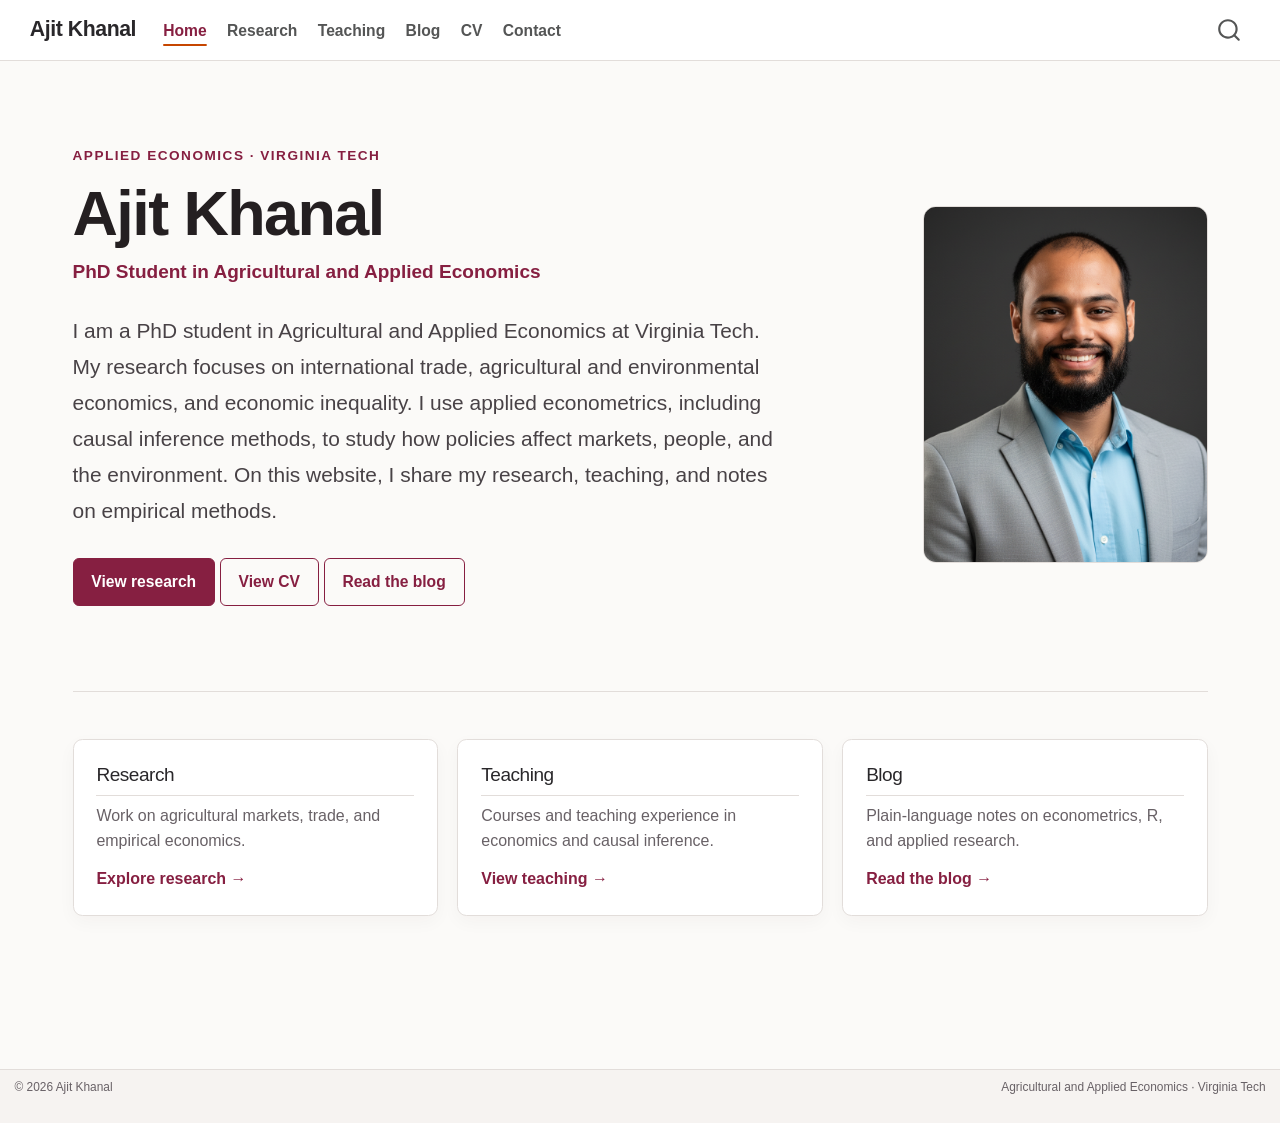
<file: docs/index.html>
<!DOCTYPE html>
<html xmlns="http://www.w3.org/1999/xhtml" lang="en" xml:lang="en"><head>

<meta charset="utf-8">
<meta name="generator" content="quarto-1.6.34">

<meta name="viewport" content="width=device-width, initial-scale=1.0, user-scalable=yes">

<meta name="description" content="Ajit Khanal is a PhD student in Agricultural and Applied Economics at Virginia Tech.">

<title>Ajit Khanal | Agricultural and Applied Economics – Ajit Khanal</title>
<style>
code{white-space: pre-wrap;}
span.smallcaps{font-variant: small-caps;}
div.columns{display: flex; gap: min(4vw, 1.5em);}
div.column{flex: auto; overflow-x: auto;}
div.hanging-indent{margin-left: 1.5em; text-indent: -1.5em;}
ul.task-list{list-style: none;}
ul.task-list li input[type="checkbox"] {
  width: 0.8em;
  margin: 0 0.8em 0.2em -1em; /* quarto-specific, see https://github.com/quarto-dev/quarto-cli/issues/4556 */ 
  vertical-align: middle;
}
</style>


<script src="site_libs/quarto-nav/quarto-nav.js"></script>
<script src="site_libs/quarto-nav/headroom.min.js"></script>
<script src="site_libs/clipboard/clipboard.min.js"></script>
<script src="site_libs/quarto-search/autocomplete.umd.js"></script>
<script src="site_libs/quarto-search/fuse.min.js"></script>
<script src="site_libs/quarto-search/quarto-search.js"></script>
<meta name="quarto:offset" content="./">
<link href="./favicon.svg" rel="icon" type="image/svg+xml">
<script src="site_libs/quarto-html/quarto.js"></script>
<script src="site_libs/quarto-html/popper.min.js"></script>
<script src="site_libs/quarto-html/tippy.umd.min.js"></script>
<script src="site_libs/quarto-html/anchor.min.js"></script>
<link href="site_libs/quarto-html/tippy.css" rel="stylesheet">
<link href="site_libs/quarto-html/quarto-syntax-highlighting-f23ab18612d661d7bd56dbc0c0fd3817.css" rel="stylesheet" id="quarto-text-highlighting-styles">
<script src="site_libs/bootstrap/bootstrap.min.js"></script>
<link href="site_libs/bootstrap/bootstrap-icons.css" rel="stylesheet">
<link href="site_libs/bootstrap/bootstrap-7672cdeb08f65cea1d6d5f08d2d4f7eb.min.css" rel="stylesheet" append-hash="true" id="quarto-bootstrap" data-mode="light">
<script id="quarto-search-options" type="application/json">{
  "location": "navbar",
  "copy-button": false,
  "collapse-after": 3,
  "panel-placement": "end",
  "type": "overlay",
  "limit": 50,
  "keyboard-shortcut": [
    "f",
    "/",
    "s"
  ],
  "show-item-context": false,
  "language": {
    "search-no-results-text": "No results",
    "search-matching-documents-text": "matching documents",
    "search-copy-link-title": "Copy link to search",
    "search-hide-matches-text": "Hide additional matches",
    "search-more-match-text": "more match in this document",
    "search-more-matches-text": "more matches in this document",
    "search-clear-button-title": "Clear",
    "search-text-placeholder": "",
    "search-detached-cancel-button-title": "Cancel",
    "search-submit-button-title": "Submit",
    "search-label": "Search"
  }
}</script>
<style>html{ scroll-behavior: smooth; }</style>


<meta property="og:title" content="Ajit Khanal | Agricultural and Applied Economics">
<meta property="og:description" content="Ajit Khanal is a PhD student in Agricultural and Applied Economics at Virginia Tech.">
<meta property="og:image" content="https://ajitkhanal8.github.io/og.png">
<meta property="og:site_name" content="Ajit Khanal">
<meta property="og:locale" content="en_US">
<meta property="og:image:height" content="630">
<meta property="og:image:width" content="1200">
<meta name="twitter:title" content="Ajit Khanal | Agricultural and Applied Economics">
<meta name="twitter:description" content="Ajit Khanal is a PhD student in Agricultural and Applied Economics at Virginia Tech.">
<meta name="twitter:image" content="https://ajitkhanal8.github.io/og.png">
<meta name="twitter:card" content="summary_large_image">
<meta name="twitter:image-height" content="630">
<meta name="twitter:image-width" content="1200">
</head>

<body class="nav-fixed homepage">

<div id="quarto-search-results"></div>
  <header id="quarto-header" class="headroom fixed-top">
    <nav class="navbar navbar-expand-lg " data-bs-theme="dark">
      <div class="navbar-container container-fluid">
      <div class="navbar-brand-container mx-auto">
    <a class="navbar-brand" href="./index.html">
    <span class="navbar-title">Ajit Khanal</span>
    </a>
  </div>
            <div id="quarto-search" class="" title="Search"></div>
          <button class="navbar-toggler" type="button" data-bs-toggle="collapse" data-bs-target="#navbarCollapse" aria-controls="navbarCollapse" role="menu" aria-expanded="false" aria-label="Toggle navigation" onclick="if (window.quartoToggleHeadroom) { window.quartoToggleHeadroom(); }">
  <span class="navbar-toggler-icon"></span>
</button>
          <div class="collapse navbar-collapse" id="navbarCollapse">
            <ul class="navbar-nav navbar-nav-scroll me-auto">
  <li class="nav-item">
    <a class="nav-link active" href="./index.html" aria-current="page"> 
<span class="menu-text">Home</span></a>
  </li>  
  <li class="nav-item">
    <a class="nav-link" href="./research.html"> 
<span class="menu-text">Research</span></a>
  </li>  
  <li class="nav-item">
    <a class="nav-link" href="./teaching.html"> 
<span class="menu-text">Teaching</span></a>
  </li>  
  <li class="nav-item">
    <a class="nav-link" href="./blog.html"> 
<span class="menu-text">Blog</span></a>
  </li>  
  <li class="nav-item">
    <a class="nav-link" href="./cv.html"> 
<span class="menu-text">CV</span></a>
  </li>  
  <li class="nav-item">
    <a class="nav-link" href="./contact.html"> 
<span class="menu-text">Contact</span></a>
  </li>  
</ul>
          </div> <!-- /navcollapse -->
            <div class="quarto-navbar-tools">
</div>
      </div> <!-- /container-fluid -->
    </nav>
</header>
<!-- content -->
<div id="quarto-content" class="quarto-container page-columns page-rows-contents page-layout-full page-navbar">
<!-- sidebar -->
<!-- margin-sidebar -->
    
<!-- main -->
<main class="content column-page" id="quarto-document-content"><header id="title-block-header" class="quarto-title-block"><h1 class="title display-7">Ajit Khanal</h1></header>

<header id="title-block-header">


</header>


<div class="hero">
<div class="hero-text">
<p class="eyebrow">
Applied economics · Virginia Tech
</p>
<section id="ajit-khanal" class="level1">
<h1>Ajit Khanal</h1>
<p class="hero-role">
PhD Student in Agricultural and Applied Economics
</p>
<p class="hero-copy">
I am a PhD student in Agricultural and Applied Economics at Virginia Tech. My research focuses on international trade, agricultural and environmental economics, and economic inequality. I use applied econometrics, including causal inference methods, to study how policies affect markets, people, and the environment. On this website, I share my research, teaching, and notes on empirical methods.
</p>
<div class="button-row">
<p><a class="ak-button" href="research.html">View research</a> <a class="ak-button secondary" href="cv.html">View CV</a> <a class="ak-button secondary" href="blog.html">Read the blog</a></p>
</div>
</section>
</div>
<div class="hero-photo">
<p><img src="profile-photo.jpg" alt="Portrait of Ajit Khanal"></p>
</div>
</div>
<hr class="home-rule">
<div class="home-grid">
<section id="research" class="level2 home-link">
<h2 class="anchored" data-anchor-id="research"><a href="./research.html">Research</a></h2>
<p>Work on agricultural markets, trade, and empirical economics.</p>
<p><a href="./research.html" class="arrow">Explore research →</a></p>
</section>
<section id="teaching" class="level2 home-link">
<h2 class="anchored" data-anchor-id="teaching"><a href="./teaching.html">Teaching</a></h2>
<p>Courses and teaching experience in economics and causal inference.</p>
<p><a href="./teaching.html" class="arrow">View teaching →</a></p>
</section>
<section id="blog" class="level2 home-link">
<h2 class="anchored" data-anchor-id="blog"><a href="./blog.html">Blog</a></h2>
<p>Plain-language notes on econometrics, R, and applied research.</p>
<p><a href="./blog.html" class="arrow">Read the blog →</a></p>
</section>
</div>



</main> <!-- /main -->
<script id="quarto-html-after-body" type="application/javascript">
window.document.addEventListener("DOMContentLoaded", function (event) {
  const toggleBodyColorMode = (bsSheetEl) => {
    const mode = bsSheetEl.getAttribute("data-mode");
    const bodyEl = window.document.querySelector("body");
    if (mode === "dark") {
      bodyEl.classList.add("quarto-dark");
      bodyEl.classList.remove("quarto-light");
    } else {
      bodyEl.classList.add("quarto-light");
      bodyEl.classList.remove("quarto-dark");
    }
  }
  const toggleBodyColorPrimary = () => {
    const bsSheetEl = window.document.querySelector("link#quarto-bootstrap");
    if (bsSheetEl) {
      toggleBodyColorMode(bsSheetEl);
    }
  }
  toggleBodyColorPrimary();  
  const icon = "";
  const anchorJS = new window.AnchorJS();
  anchorJS.options = {
    placement: 'right',
    icon: icon
  };
  anchorJS.add('.anchored');
  const isCodeAnnotation = (el) => {
    for (const clz of el.classList) {
      if (clz.startsWith('code-annotation-')) {                     
        return true;
      }
    }
    return false;
  }
  const onCopySuccess = function(e) {
    // button target
    const button = e.trigger;
    // don't keep focus
    button.blur();
    // flash "checked"
    button.classList.add('code-copy-button-checked');
    var currentTitle = button.getAttribute("title");
    button.setAttribute("title", "Copied!");
    let tooltip;
    if (window.bootstrap) {
      button.setAttribute("data-bs-toggle", "tooltip");
      button.setAttribute("data-bs-placement", "left");
      button.setAttribute("data-bs-title", "Copied!");
      tooltip = new bootstrap.Tooltip(button, 
        { trigger: "manual", 
          customClass: "code-copy-button-tooltip",
          offset: [0, -8]});
      tooltip.show();    
    }
    setTimeout(function() {
      if (tooltip) {
        tooltip.hide();
        button.removeAttribute("data-bs-title");
        button.removeAttribute("data-bs-toggle");
        button.removeAttribute("data-bs-placement");
      }
      button.setAttribute("title", currentTitle);
      button.classList.remove('code-copy-button-checked');
    }, 1000);
    // clear code selection
    e.clearSelection();
  }
  const getTextToCopy = function(trigger) {
      const codeEl = trigger.previousElementSibling.cloneNode(true);
      for (const childEl of codeEl.children) {
        if (isCodeAnnotation(childEl)) {
          childEl.remove();
        }
      }
      return codeEl.innerText;
  }
  const clipboard = new window.ClipboardJS('.code-copy-button:not([data-in-quarto-modal])', {
    text: getTextToCopy
  });
  clipboard.on('success', onCopySuccess);
  if (window.document.getElementById('quarto-embedded-source-code-modal')) {
    const clipboardModal = new window.ClipboardJS('.code-copy-button[data-in-quarto-modal]', {
      text: getTextToCopy,
      container: window.document.getElementById('quarto-embedded-source-code-modal')
    });
    clipboardModal.on('success', onCopySuccess);
  }
    var localhostRegex = new RegExp(/^(?:http|https):\/\/localhost\:?[0-9]*\//);
    var mailtoRegex = new RegExp(/^mailto:/);
      var filterRegex = new RegExp("https:\/\/ajitkhanal8\.github\.io");
    var isInternal = (href) => {
        return filterRegex.test(href) || localhostRegex.test(href) || mailtoRegex.test(href);
    }
    // Inspect non-navigation links and adorn them if external
 	var links = window.document.querySelectorAll('a[href]:not(.nav-link):not(.navbar-brand):not(.toc-action):not(.sidebar-link):not(.sidebar-item-toggle):not(.pagination-link):not(.no-external):not([aria-hidden]):not(.dropdown-item):not(.quarto-navigation-tool):not(.about-link)');
    for (var i=0; i<links.length; i++) {
      const link = links[i];
      if (!isInternal(link.href)) {
        // undo the damage that might have been done by quarto-nav.js in the case of
        // links that we want to consider external
        if (link.dataset.originalHref !== undefined) {
          link.href = link.dataset.originalHref;
        }
          // target, if specified
          link.setAttribute("target", "_blank");
          if (link.getAttribute("rel") === null) {
            link.setAttribute("rel", "noopener");
          }
      }
    }
  function tippyHover(el, contentFn, onTriggerFn, onUntriggerFn) {
    const config = {
      allowHTML: true,
      maxWidth: 500,
      delay: 100,
      arrow: false,
      appendTo: function(el) {
          return el.parentElement;
      },
      interactive: true,
      interactiveBorder: 10,
      theme: 'quarto',
      placement: 'bottom-start',
    };
    if (contentFn) {
      config.content = contentFn;
    }
    if (onTriggerFn) {
      config.onTrigger = onTriggerFn;
    }
    if (onUntriggerFn) {
      config.onUntrigger = onUntriggerFn;
    }
    window.tippy(el, config); 
  }
  const noterefs = window.document.querySelectorAll('a[role="doc-noteref"]');
  for (var i=0; i<noterefs.length; i++) {
    const ref = noterefs[i];
    tippyHover(ref, function() {
      // use id or data attribute instead here
      let href = ref.getAttribute('data-footnote-href') || ref.getAttribute('href');
      try { href = new URL(href).hash; } catch {}
      const id = href.replace(/^#\/?/, "");
      const note = window.document.getElementById(id);
      if (note) {
        return note.innerHTML;
      } else {
        return "";
      }
    });
  }
  const xrefs = window.document.querySelectorAll('a.quarto-xref');
  const processXRef = (id, note) => {
    // Strip column container classes
    const stripColumnClz = (el) => {
      el.classList.remove("page-full", "page-columns");
      if (el.children) {
        for (const child of el.children) {
          stripColumnClz(child);
        }
      }
    }
    stripColumnClz(note)
    if (id === null || id.startsWith('sec-')) {
      // Special case sections, only their first couple elements
      const container = document.createElement("div");
      if (note.children && note.children.length > 2) {
        container.appendChild(note.children[0].cloneNode(true));
        for (let i = 1; i < note.children.length; i++) {
          const child = note.children[i];
          if (child.tagName === "P" && child.innerText === "") {
            continue;
          } else {
            container.appendChild(child.cloneNode(true));
            break;
          }
        }
        if (window.Quarto?.typesetMath) {
          window.Quarto.typesetMath(container);
        }
        return container.innerHTML
      } else {
        if (window.Quarto?.typesetMath) {
          window.Quarto.typesetMath(note);
        }
        return note.innerHTML;
      }
    } else {
      // Remove any anchor links if they are present
      const anchorLink = note.querySelector('a.anchorjs-link');
      if (anchorLink) {
        anchorLink.remove();
      }
      if (window.Quarto?.typesetMath) {
        window.Quarto.typesetMath(note);
      }
      if (note.classList.contains("callout")) {
        return note.outerHTML;
      } else {
        return note.innerHTML;
      }
    }
  }
  for (var i=0; i<xrefs.length; i++) {
    const xref = xrefs[i];
    tippyHover(xref, undefined, function(instance) {
      instance.disable();
      let url = xref.getAttribute('href');
      let hash = undefined; 
      if (url.startsWith('#')) {
        hash = url;
      } else {
        try { hash = new URL(url).hash; } catch {}
      }
      if (hash) {
        const id = hash.replace(/^#\/?/, "");
        const note = window.document.getElementById(id);
        if (note !== null) {
          try {
            const html = processXRef(id, note.cloneNode(true));
            instance.setContent(html);
          } finally {
            instance.enable();
            instance.show();
          }
        } else {
          // See if we can fetch this
          fetch(url.split('#')[0])
          .then(res => res.text())
          .then(html => {
            const parser = new DOMParser();
            const htmlDoc = parser.parseFromString(html, "text/html");
            const note = htmlDoc.getElementById(id);
            if (note !== null) {
              const html = processXRef(id, note);
              instance.setContent(html);
            } 
          }).finally(() => {
            instance.enable();
            instance.show();
          });
        }
      } else {
        // See if we can fetch a full url (with no hash to target)
        // This is a special case and we should probably do some content thinning / targeting
        fetch(url)
        .then(res => res.text())
        .then(html => {
          const parser = new DOMParser();
          const htmlDoc = parser.parseFromString(html, "text/html");
          const note = htmlDoc.querySelector('main.content');
          if (note !== null) {
            // This should only happen for chapter cross references
            // (since there is no id in the URL)
            // remove the first header
            if (note.children.length > 0 && note.children[0].tagName === "HEADER") {
              note.children[0].remove();
            }
            const html = processXRef(null, note);
            instance.setContent(html);
          } 
        }).finally(() => {
          instance.enable();
          instance.show();
        });
      }
    }, function(instance) {
    });
  }
      let selectedAnnoteEl;
      const selectorForAnnotation = ( cell, annotation) => {
        let cellAttr = 'data-code-cell="' + cell + '"';
        let lineAttr = 'data-code-annotation="' +  annotation + '"';
        const selector = 'span[' + cellAttr + '][' + lineAttr + ']';
        return selector;
      }
      const selectCodeLines = (annoteEl) => {
        const doc = window.document;
        const targetCell = annoteEl.getAttribute("data-target-cell");
        const targetAnnotation = annoteEl.getAttribute("data-target-annotation");
        const annoteSpan = window.document.querySelector(selectorForAnnotation(targetCell, targetAnnotation));
        const lines = annoteSpan.getAttribute("data-code-lines").split(",");
        const lineIds = lines.map((line) => {
          return targetCell + "-" + line;
        })
        let top = null;
        let height = null;
        let parent = null;
        if (lineIds.length > 0) {
            //compute the position of the single el (top and bottom and make a div)
            const el = window.document.getElementById(lineIds[0]);
            top = el.offsetTop;
            height = el.offsetHeight;
            parent = el.parentElement.parentElement;
          if (lineIds.length > 1) {
            const lastEl = window.document.getElementById(lineIds[lineIds.length - 1]);
            const bottom = lastEl.offsetTop + lastEl.offsetHeight;
            height = bottom - top;
          }
          if (top !== null && height !== null && parent !== null) {
            // cook up a div (if necessary) and position it 
            let div = window.document.getElementById("code-annotation-line-highlight");
            if (div === null) {
              div = window.document.createElement("div");
              div.setAttribute("id", "code-annotation-line-highlight");
              div.style.position = 'absolute';
              parent.appendChild(div);
            }
            div.style.top = top - 2 + "px";
            div.style.height = height + 4 + "px";
            div.style.left = 0;
            let gutterDiv = window.document.getElementById("code-annotation-line-highlight-gutter");
            if (gutterDiv === null) {
              gutterDiv = window.document.createElement("div");
              gutterDiv.setAttribute("id", "code-annotation-line-highlight-gutter");
              gutterDiv.style.position = 'absolute';
              const codeCell = window.document.getElementById(targetCell);
              const gutter = codeCell.querySelector('.code-annotation-gutter');
              gutter.appendChild(gutterDiv);
            }
            gutterDiv.style.top = top - 2 + "px";
            gutterDiv.style.height = height + 4 + "px";
          }
          selectedAnnoteEl = annoteEl;
        }
      };
      const unselectCodeLines = () => {
        const elementsIds = ["code-annotation-line-highlight", "code-annotation-line-highlight-gutter"];
        elementsIds.forEach((elId) => {
          const div = window.document.getElementById(elId);
          if (div) {
            div.remove();
          }
        });
        selectedAnnoteEl = undefined;
      };
        // Handle positioning of the toggle
    window.addEventListener(
      "resize",
      throttle(() => {
        elRect = undefined;
        if (selectedAnnoteEl) {
          selectCodeLines(selectedAnnoteEl);
        }
      }, 10)
    );
    function throttle(fn, ms) {
    let throttle = false;
    let timer;
      return (...args) => {
        if(!throttle) { // first call gets through
            fn.apply(this, args);
            throttle = true;
        } else { // all the others get throttled
            if(timer) clearTimeout(timer); // cancel #2
            timer = setTimeout(() => {
              fn.apply(this, args);
              timer = throttle = false;
            }, ms);
        }
      };
    }
      // Attach click handler to the DT
      const annoteDls = window.document.querySelectorAll('dt[data-target-cell]');
      for (const annoteDlNode of annoteDls) {
        annoteDlNode.addEventListener('click', (event) => {
          const clickedEl = event.target;
          if (clickedEl !== selectedAnnoteEl) {
            unselectCodeLines();
            const activeEl = window.document.querySelector('dt[data-target-cell].code-annotation-active');
            if (activeEl) {
              activeEl.classList.remove('code-annotation-active');
            }
            selectCodeLines(clickedEl);
            clickedEl.classList.add('code-annotation-active');
          } else {
            // Unselect the line
            unselectCodeLines();
            clickedEl.classList.remove('code-annotation-active');
          }
        });
      }
  const findCites = (el) => {
    const parentEl = el.parentElement;
    if (parentEl) {
      const cites = parentEl.dataset.cites;
      if (cites) {
        return {
          el,
          cites: cites.split(' ')
        };
      } else {
        return findCites(el.parentElement)
      }
    } else {
      return undefined;
    }
  };
  var bibliorefs = window.document.querySelectorAll('a[role="doc-biblioref"]');
  for (var i=0; i<bibliorefs.length; i++) {
    const ref = bibliorefs[i];
    const citeInfo = findCites(ref);
    if (citeInfo) {
      tippyHover(citeInfo.el, function() {
        var popup = window.document.createElement('div');
        citeInfo.cites.forEach(function(cite) {
          var citeDiv = window.document.createElement('div');
          citeDiv.classList.add('hanging-indent');
          citeDiv.classList.add('csl-entry');
          var biblioDiv = window.document.getElementById('ref-' + cite);
          if (biblioDiv) {
            citeDiv.innerHTML = biblioDiv.innerHTML;
          }
          popup.appendChild(citeDiv);
        });
        return popup.innerHTML;
      });
    }
  }
});
</script>
</div> <!-- /content -->
<footer class="footer">
  <div class="nav-footer">
    <div class="nav-footer-left">
<p>© 2026 Ajit Khanal</p>
</div>   
    <div class="nav-footer-center">
      &nbsp;
    </div>
    <div class="nav-footer-right">
<p>Agricultural and Applied Economics · Virginia Tech</p>
</div>
  </div>
</footer>




<script src="site_libs/quarto-html/zenscroll-min.js"></script>
</body></html>
</file>
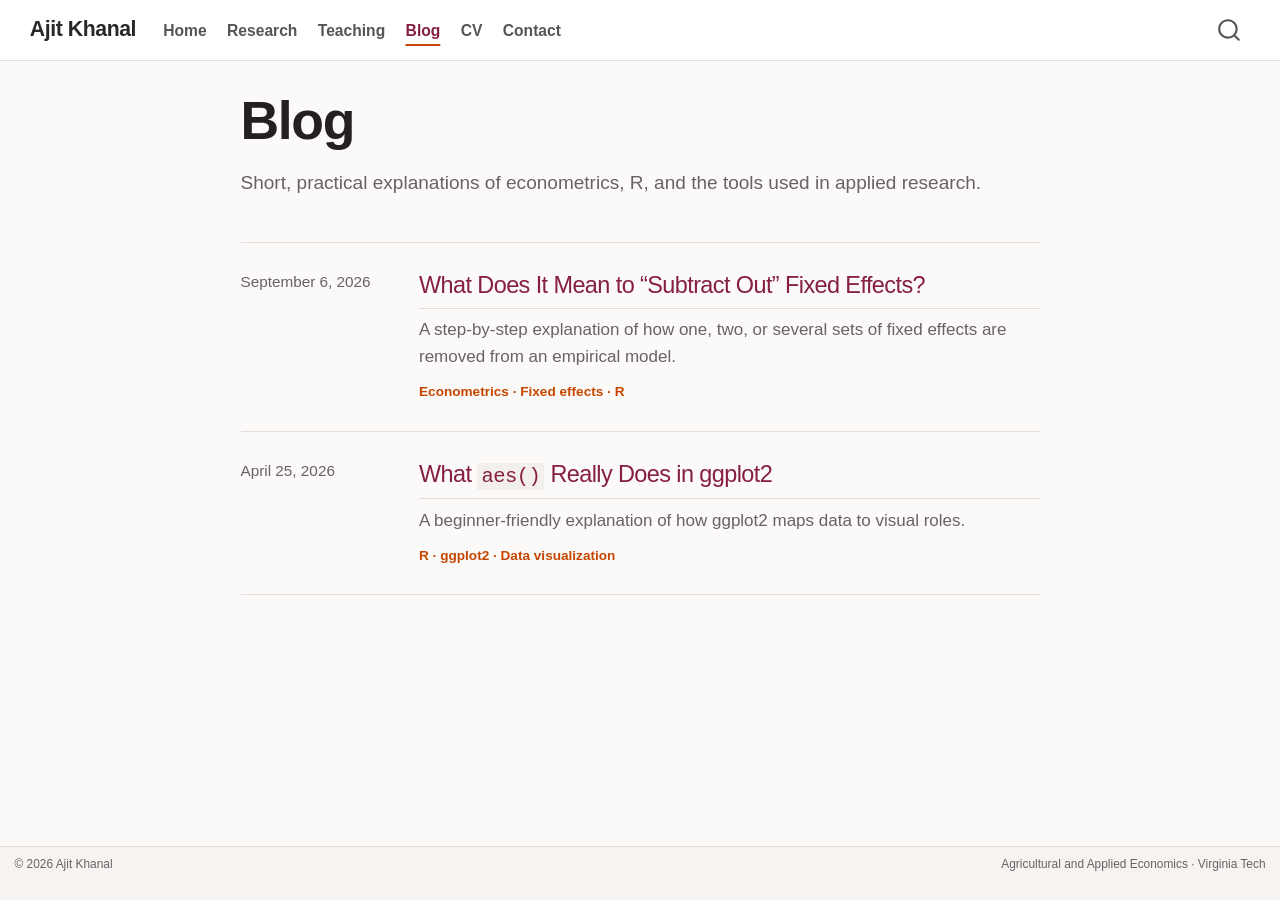
<file: docs/blog.html>
<!DOCTYPE html>
<html xmlns="http://www.w3.org/1999/xhtml" lang="en" xml:lang="en"><head>

<meta charset="utf-8">
<meta name="generator" content="quarto-1.6.34">

<meta name="viewport" content="width=device-width, initial-scale=1.0, user-scalable=yes">

<meta name="description" content="Notes by Ajit Khanal on econometrics, R, and applied research.">

<title>Blog – Ajit Khanal</title>
<style>
code{white-space: pre-wrap;}
span.smallcaps{font-variant: small-caps;}
div.columns{display: flex; gap: min(4vw, 1.5em);}
div.column{flex: auto; overflow-x: auto;}
div.hanging-indent{margin-left: 1.5em; text-indent: -1.5em;}
ul.task-list{list-style: none;}
ul.task-list li input[type="checkbox"] {
  width: 0.8em;
  margin: 0 0.8em 0.2em -1em; /* quarto-specific, see https://github.com/quarto-dev/quarto-cli/issues/4556 */ 
  vertical-align: middle;
}
</style>


<script src="site_libs/quarto-nav/quarto-nav.js"></script>
<script src="site_libs/quarto-nav/headroom.min.js"></script>
<script src="site_libs/clipboard/clipboard.min.js"></script>
<script src="site_libs/quarto-search/autocomplete.umd.js"></script>
<script src="site_libs/quarto-search/fuse.min.js"></script>
<script src="site_libs/quarto-search/quarto-search.js"></script>
<meta name="quarto:offset" content="./">
<link href="./favicon.svg" rel="icon" type="image/svg+xml">
<script src="site_libs/quarto-html/quarto.js"></script>
<script src="site_libs/quarto-html/popper.min.js"></script>
<script src="site_libs/quarto-html/tippy.umd.min.js"></script>
<script src="site_libs/quarto-html/anchor.min.js"></script>
<link href="site_libs/quarto-html/tippy.css" rel="stylesheet">
<link href="site_libs/quarto-html/quarto-syntax-highlighting-f23ab18612d661d7bd56dbc0c0fd3817.css" rel="stylesheet" id="quarto-text-highlighting-styles">
<script src="site_libs/bootstrap/bootstrap.min.js"></script>
<link href="site_libs/bootstrap/bootstrap-icons.css" rel="stylesheet">
<link href="site_libs/bootstrap/bootstrap-7672cdeb08f65cea1d6d5f08d2d4f7eb.min.css" rel="stylesheet" append-hash="true" id="quarto-bootstrap" data-mode="light">
<script id="quarto-search-options" type="application/json">{
  "location": "navbar",
  "copy-button": false,
  "collapse-after": 3,
  "panel-placement": "end",
  "type": "overlay",
  "limit": 50,
  "keyboard-shortcut": [
    "f",
    "/",
    "s"
  ],
  "show-item-context": false,
  "language": {
    "search-no-results-text": "No results",
    "search-matching-documents-text": "matching documents",
    "search-copy-link-title": "Copy link to search",
    "search-hide-matches-text": "Hide additional matches",
    "search-more-match-text": "more match in this document",
    "search-more-matches-text": "more matches in this document",
    "search-clear-button-title": "Clear",
    "search-text-placeholder": "",
    "search-detached-cancel-button-title": "Cancel",
    "search-submit-button-title": "Submit",
    "search-label": "Search"
  }
}</script>
<style>html{ scroll-behavior: smooth; }</style>


<meta property="og:title" content="Blog – Ajit Khanal">
<meta property="og:description" content="Notes by Ajit Khanal on econometrics, R, and applied research.">
<meta property="og:image" content="https://ajitkhanal8.github.io/og.png">
<meta property="og:site_name" content="Ajit Khanal">
<meta property="og:locale" content="en_US">
<meta property="og:image:height" content="630">
<meta property="og:image:width" content="1200">
<meta name="twitter:title" content="Blog – Ajit Khanal">
<meta name="twitter:description" content="Notes by Ajit Khanal on econometrics, R, and applied research.">
<meta name="twitter:image" content="https://ajitkhanal8.github.io/og.png">
<meta name="twitter:card" content="summary_large_image">
<meta name="twitter:image-height" content="630">
<meta name="twitter:image-width" content="1200">
</head>

<body class="nav-fixed fullcontent">

<div id="quarto-search-results"></div>
  <header id="quarto-header" class="headroom fixed-top">
    <nav class="navbar navbar-expand-lg " data-bs-theme="dark">
      <div class="navbar-container container-fluid">
      <div class="navbar-brand-container mx-auto">
    <a class="navbar-brand" href="./index.html">
    <span class="navbar-title">Ajit Khanal</span>
    </a>
  </div>
            <div id="quarto-search" class="" title="Search"></div>
          <button class="navbar-toggler" type="button" data-bs-toggle="collapse" data-bs-target="#navbarCollapse" aria-controls="navbarCollapse" role="menu" aria-expanded="false" aria-label="Toggle navigation" onclick="if (window.quartoToggleHeadroom) { window.quartoToggleHeadroom(); }">
  <span class="navbar-toggler-icon"></span>
</button>
          <div class="collapse navbar-collapse" id="navbarCollapse">
            <ul class="navbar-nav navbar-nav-scroll me-auto">
  <li class="nav-item">
    <a class="nav-link" href="./index.html"> 
<span class="menu-text">Home</span></a>
  </li>  
  <li class="nav-item">
    <a class="nav-link" href="./research.html"> 
<span class="menu-text">Research</span></a>
  </li>  
  <li class="nav-item">
    <a class="nav-link" href="./teaching.html"> 
<span class="menu-text">Teaching</span></a>
  </li>  
  <li class="nav-item">
    <a class="nav-link active" href="./blog.html" aria-current="page"> 
<span class="menu-text">Blog</span></a>
  </li>  
  <li class="nav-item">
    <a class="nav-link" href="./cv.html"> 
<span class="menu-text">CV</span></a>
  </li>  
  <li class="nav-item">
    <a class="nav-link" href="./contact.html"> 
<span class="menu-text">Contact</span></a>
  </li>  
</ul>
          </div> <!-- /navcollapse -->
            <div class="quarto-navbar-tools">
</div>
      </div> <!-- /container-fluid -->
    </nav>
</header>
<!-- content -->
<div id="quarto-content" class="quarto-container page-columns page-rows-contents page-layout-article page-navbar">
<!-- sidebar -->
<!-- margin-sidebar -->
    
<!-- main -->
<main class="content" id="quarto-document-content"><header id="title-block-header" class="quarto-title-block"><h1 class="title display-7">Blog</h1></header>

<header id="title-block-header">


</header>


<div class="page-heading">
<p class="page-intro">
Short, practical explanations of econometrics, R, and the tools used in applied research.
</p>
</div>
<div class="blog-list">
<div class="blog-item">
<div class="blog-date">
September 6, 2026
</div>
<div>
<h2 class="anchored">
<a href="blog/fixed-effects/">What Does It Mean to “Subtract Out” Fixed Effects?</a>
</h2>
<p>
A step-by-step explanation of how one, two, or several sets of fixed effects are removed from an empirical model.
</p>
<div class="blog-tags">
Econometrics · Fixed effects · R
</div>
</div>
</div>
<div class="blog-item">
<div class="blog-date">
April 25, 2026
</div>
<div>
<h2 class="anchored">
<a href="blog/what-aes-really-does-in-ggplot2.html">What <code>aes()</code> Really Does in ggplot2</a>
</h2>
<p>
A beginner-friendly explanation of how ggplot2 maps data to visual roles.
</p>
<div class="blog-tags">
R · ggplot2 · Data visualization
</div>
</div>
</div>
</div>



</main> <!-- /main -->
<script id="quarto-html-after-body" type="application/javascript">
window.document.addEventListener("DOMContentLoaded", function (event) {
  const toggleBodyColorMode = (bsSheetEl) => {
    const mode = bsSheetEl.getAttribute("data-mode");
    const bodyEl = window.document.querySelector("body");
    if (mode === "dark") {
      bodyEl.classList.add("quarto-dark");
      bodyEl.classList.remove("quarto-light");
    } else {
      bodyEl.classList.add("quarto-light");
      bodyEl.classList.remove("quarto-dark");
    }
  }
  const toggleBodyColorPrimary = () => {
    const bsSheetEl = window.document.querySelector("link#quarto-bootstrap");
    if (bsSheetEl) {
      toggleBodyColorMode(bsSheetEl);
    }
  }
  toggleBodyColorPrimary();  
  const icon = "";
  const anchorJS = new window.AnchorJS();
  anchorJS.options = {
    placement: 'right',
    icon: icon
  };
  anchorJS.add('.anchored');
  const isCodeAnnotation = (el) => {
    for (const clz of el.classList) {
      if (clz.startsWith('code-annotation-')) {                     
        return true;
      }
    }
    return false;
  }
  const onCopySuccess = function(e) {
    // button target
    const button = e.trigger;
    // don't keep focus
    button.blur();
    // flash "checked"
    button.classList.add('code-copy-button-checked');
    var currentTitle = button.getAttribute("title");
    button.setAttribute("title", "Copied!");
    let tooltip;
    if (window.bootstrap) {
      button.setAttribute("data-bs-toggle", "tooltip");
      button.setAttribute("data-bs-placement", "left");
      button.setAttribute("data-bs-title", "Copied!");
      tooltip = new bootstrap.Tooltip(button, 
        { trigger: "manual", 
          customClass: "code-copy-button-tooltip",
          offset: [0, -8]});
      tooltip.show();    
    }
    setTimeout(function() {
      if (tooltip) {
        tooltip.hide();
        button.removeAttribute("data-bs-title");
        button.removeAttribute("data-bs-toggle");
        button.removeAttribute("data-bs-placement");
      }
      button.setAttribute("title", currentTitle);
      button.classList.remove('code-copy-button-checked');
    }, 1000);
    // clear code selection
    e.clearSelection();
  }
  const getTextToCopy = function(trigger) {
      const codeEl = trigger.previousElementSibling.cloneNode(true);
      for (const childEl of codeEl.children) {
        if (isCodeAnnotation(childEl)) {
          childEl.remove();
        }
      }
      return codeEl.innerText;
  }
  const clipboard = new window.ClipboardJS('.code-copy-button:not([data-in-quarto-modal])', {
    text: getTextToCopy
  });
  clipboard.on('success', onCopySuccess);
  if (window.document.getElementById('quarto-embedded-source-code-modal')) {
    const clipboardModal = new window.ClipboardJS('.code-copy-button[data-in-quarto-modal]', {
      text: getTextToCopy,
      container: window.document.getElementById('quarto-embedded-source-code-modal')
    });
    clipboardModal.on('success', onCopySuccess);
  }
    var localhostRegex = new RegExp(/^(?:http|https):\/\/localhost\:?[0-9]*\//);
    var mailtoRegex = new RegExp(/^mailto:/);
      var filterRegex = new RegExp("https:\/\/ajitkhanal8\.github\.io");
    var isInternal = (href) => {
        return filterRegex.test(href) || localhostRegex.test(href) || mailtoRegex.test(href);
    }
    // Inspect non-navigation links and adorn them if external
 	var links = window.document.querySelectorAll('a[href]:not(.nav-link):not(.navbar-brand):not(.toc-action):not(.sidebar-link):not(.sidebar-item-toggle):not(.pagination-link):not(.no-external):not([aria-hidden]):not(.dropdown-item):not(.quarto-navigation-tool):not(.about-link)');
    for (var i=0; i<links.length; i++) {
      const link = links[i];
      if (!isInternal(link.href)) {
        // undo the damage that might have been done by quarto-nav.js in the case of
        // links that we want to consider external
        if (link.dataset.originalHref !== undefined) {
          link.href = link.dataset.originalHref;
        }
          // target, if specified
          link.setAttribute("target", "_blank");
          if (link.getAttribute("rel") === null) {
            link.setAttribute("rel", "noopener");
          }
      }
    }
  function tippyHover(el, contentFn, onTriggerFn, onUntriggerFn) {
    const config = {
      allowHTML: true,
      maxWidth: 500,
      delay: 100,
      arrow: false,
      appendTo: function(el) {
          return el.parentElement;
      },
      interactive: true,
      interactiveBorder: 10,
      theme: 'quarto',
      placement: 'bottom-start',
    };
    if (contentFn) {
      config.content = contentFn;
    }
    if (onTriggerFn) {
      config.onTrigger = onTriggerFn;
    }
    if (onUntriggerFn) {
      config.onUntrigger = onUntriggerFn;
    }
    window.tippy(el, config); 
  }
  const noterefs = window.document.querySelectorAll('a[role="doc-noteref"]');
  for (var i=0; i<noterefs.length; i++) {
    const ref = noterefs[i];
    tippyHover(ref, function() {
      // use id or data attribute instead here
      let href = ref.getAttribute('data-footnote-href') || ref.getAttribute('href');
      try { href = new URL(href).hash; } catch {}
      const id = href.replace(/^#\/?/, "");
      const note = window.document.getElementById(id);
      if (note) {
        return note.innerHTML;
      } else {
        return "";
      }
    });
  }
  const xrefs = window.document.querySelectorAll('a.quarto-xref');
  const processXRef = (id, note) => {
    // Strip column container classes
    const stripColumnClz = (el) => {
      el.classList.remove("page-full", "page-columns");
      if (el.children) {
        for (const child of el.children) {
          stripColumnClz(child);
        }
      }
    }
    stripColumnClz(note)
    if (id === null || id.startsWith('sec-')) {
      // Special case sections, only their first couple elements
      const container = document.createElement("div");
      if (note.children && note.children.length > 2) {
        container.appendChild(note.children[0].cloneNode(true));
        for (let i = 1; i < note.children.length; i++) {
          const child = note.children[i];
          if (child.tagName === "P" && child.innerText === "") {
            continue;
          } else {
            container.appendChild(child.cloneNode(true));
            break;
          }
        }
        if (window.Quarto?.typesetMath) {
          window.Quarto.typesetMath(container);
        }
        return container.innerHTML
      } else {
        if (window.Quarto?.typesetMath) {
          window.Quarto.typesetMath(note);
        }
        return note.innerHTML;
      }
    } else {
      // Remove any anchor links if they are present
      const anchorLink = note.querySelector('a.anchorjs-link');
      if (anchorLink) {
        anchorLink.remove();
      }
      if (window.Quarto?.typesetMath) {
        window.Quarto.typesetMath(note);
      }
      if (note.classList.contains("callout")) {
        return note.outerHTML;
      } else {
        return note.innerHTML;
      }
    }
  }
  for (var i=0; i<xrefs.length; i++) {
    const xref = xrefs[i];
    tippyHover(xref, undefined, function(instance) {
      instance.disable();
      let url = xref.getAttribute('href');
      let hash = undefined; 
      if (url.startsWith('#')) {
        hash = url;
      } else {
        try { hash = new URL(url).hash; } catch {}
      }
      if (hash) {
        const id = hash.replace(/^#\/?/, "");
        const note = window.document.getElementById(id);
        if (note !== null) {
          try {
            const html = processXRef(id, note.cloneNode(true));
            instance.setContent(html);
          } finally {
            instance.enable();
            instance.show();
          }
        } else {
          // See if we can fetch this
          fetch(url.split('#')[0])
          .then(res => res.text())
          .then(html => {
            const parser = new DOMParser();
            const htmlDoc = parser.parseFromString(html, "text/html");
            const note = htmlDoc.getElementById(id);
            if (note !== null) {
              const html = processXRef(id, note);
              instance.setContent(html);
            } 
          }).finally(() => {
            instance.enable();
            instance.show();
          });
        }
      } else {
        // See if we can fetch a full url (with no hash to target)
        // This is a special case and we should probably do some content thinning / targeting
        fetch(url)
        .then(res => res.text())
        .then(html => {
          const parser = new DOMParser();
          const htmlDoc = parser.parseFromString(html, "text/html");
          const note = htmlDoc.querySelector('main.content');
          if (note !== null) {
            // This should only happen for chapter cross references
            // (since there is no id in the URL)
            // remove the first header
            if (note.children.length > 0 && note.children[0].tagName === "HEADER") {
              note.children[0].remove();
            }
            const html = processXRef(null, note);
            instance.setContent(html);
          } 
        }).finally(() => {
          instance.enable();
          instance.show();
        });
      }
    }, function(instance) {
    });
  }
      let selectedAnnoteEl;
      const selectorForAnnotation = ( cell, annotation) => {
        let cellAttr = 'data-code-cell="' + cell + '"';
        let lineAttr = 'data-code-annotation="' +  annotation + '"';
        const selector = 'span[' + cellAttr + '][' + lineAttr + ']';
        return selector;
      }
      const selectCodeLines = (annoteEl) => {
        const doc = window.document;
        const targetCell = annoteEl.getAttribute("data-target-cell");
        const targetAnnotation = annoteEl.getAttribute("data-target-annotation");
        const annoteSpan = window.document.querySelector(selectorForAnnotation(targetCell, targetAnnotation));
        const lines = annoteSpan.getAttribute("data-code-lines").split(",");
        const lineIds = lines.map((line) => {
          return targetCell + "-" + line;
        })
        let top = null;
        let height = null;
        let parent = null;
        if (lineIds.length > 0) {
            //compute the position of the single el (top and bottom and make a div)
            const el = window.document.getElementById(lineIds[0]);
            top = el.offsetTop;
            height = el.offsetHeight;
            parent = el.parentElement.parentElement;
          if (lineIds.length > 1) {
            const lastEl = window.document.getElementById(lineIds[lineIds.length - 1]);
            const bottom = lastEl.offsetTop + lastEl.offsetHeight;
            height = bottom - top;
          }
          if (top !== null && height !== null && parent !== null) {
            // cook up a div (if necessary) and position it 
            let div = window.document.getElementById("code-annotation-line-highlight");
            if (div === null) {
              div = window.document.createElement("div");
              div.setAttribute("id", "code-annotation-line-highlight");
              div.style.position = 'absolute';
              parent.appendChild(div);
            }
            div.style.top = top - 2 + "px";
            div.style.height = height + 4 + "px";
            div.style.left = 0;
            let gutterDiv = window.document.getElementById("code-annotation-line-highlight-gutter");
            if (gutterDiv === null) {
              gutterDiv = window.document.createElement("div");
              gutterDiv.setAttribute("id", "code-annotation-line-highlight-gutter");
              gutterDiv.style.position = 'absolute';
              const codeCell = window.document.getElementById(targetCell);
              const gutter = codeCell.querySelector('.code-annotation-gutter');
              gutter.appendChild(gutterDiv);
            }
            gutterDiv.style.top = top - 2 + "px";
            gutterDiv.style.height = height + 4 + "px";
          }
          selectedAnnoteEl = annoteEl;
        }
      };
      const unselectCodeLines = () => {
        const elementsIds = ["code-annotation-line-highlight", "code-annotation-line-highlight-gutter"];
        elementsIds.forEach((elId) => {
          const div = window.document.getElementById(elId);
          if (div) {
            div.remove();
          }
        });
        selectedAnnoteEl = undefined;
      };
        // Handle positioning of the toggle
    window.addEventListener(
      "resize",
      throttle(() => {
        elRect = undefined;
        if (selectedAnnoteEl) {
          selectCodeLines(selectedAnnoteEl);
        }
      }, 10)
    );
    function throttle(fn, ms) {
    let throttle = false;
    let timer;
      return (...args) => {
        if(!throttle) { // first call gets through
            fn.apply(this, args);
            throttle = true;
        } else { // all the others get throttled
            if(timer) clearTimeout(timer); // cancel #2
            timer = setTimeout(() => {
              fn.apply(this, args);
              timer = throttle = false;
            }, ms);
        }
      };
    }
      // Attach click handler to the DT
      const annoteDls = window.document.querySelectorAll('dt[data-target-cell]');
      for (const annoteDlNode of annoteDls) {
        annoteDlNode.addEventListener('click', (event) => {
          const clickedEl = event.target;
          if (clickedEl !== selectedAnnoteEl) {
            unselectCodeLines();
            const activeEl = window.document.querySelector('dt[data-target-cell].code-annotation-active');
            if (activeEl) {
              activeEl.classList.remove('code-annotation-active');
            }
            selectCodeLines(clickedEl);
            clickedEl.classList.add('code-annotation-active');
          } else {
            // Unselect the line
            unselectCodeLines();
            clickedEl.classList.remove('code-annotation-active');
          }
        });
      }
  const findCites = (el) => {
    const parentEl = el.parentElement;
    if (parentEl) {
      const cites = parentEl.dataset.cites;
      if (cites) {
        return {
          el,
          cites: cites.split(' ')
        };
      } else {
        return findCites(el.parentElement)
      }
    } else {
      return undefined;
    }
  };
  var bibliorefs = window.document.querySelectorAll('a[role="doc-biblioref"]');
  for (var i=0; i<bibliorefs.length; i++) {
    const ref = bibliorefs[i];
    const citeInfo = findCites(ref);
    if (citeInfo) {
      tippyHover(citeInfo.el, function() {
        var popup = window.document.createElement('div');
        citeInfo.cites.forEach(function(cite) {
          var citeDiv = window.document.createElement('div');
          citeDiv.classList.add('hanging-indent');
          citeDiv.classList.add('csl-entry');
          var biblioDiv = window.document.getElementById('ref-' + cite);
          if (biblioDiv) {
            citeDiv.innerHTML = biblioDiv.innerHTML;
          }
          popup.appendChild(citeDiv);
        });
        return popup.innerHTML;
      });
    }
  }
});
</script>
</div> <!-- /content -->
<footer class="footer">
  <div class="nav-footer">
    <div class="nav-footer-left">
<p>© 2026 Ajit Khanal</p>
</div>   
    <div class="nav-footer-center">
      &nbsp;
    </div>
    <div class="nav-footer-right">
<p>Agricultural and Applied Economics · Virginia Tech</p>
</div>
  </div>
</footer>




<script src="site_libs/quarto-html/zenscroll-min.js"></script>
</body></html>
</file>
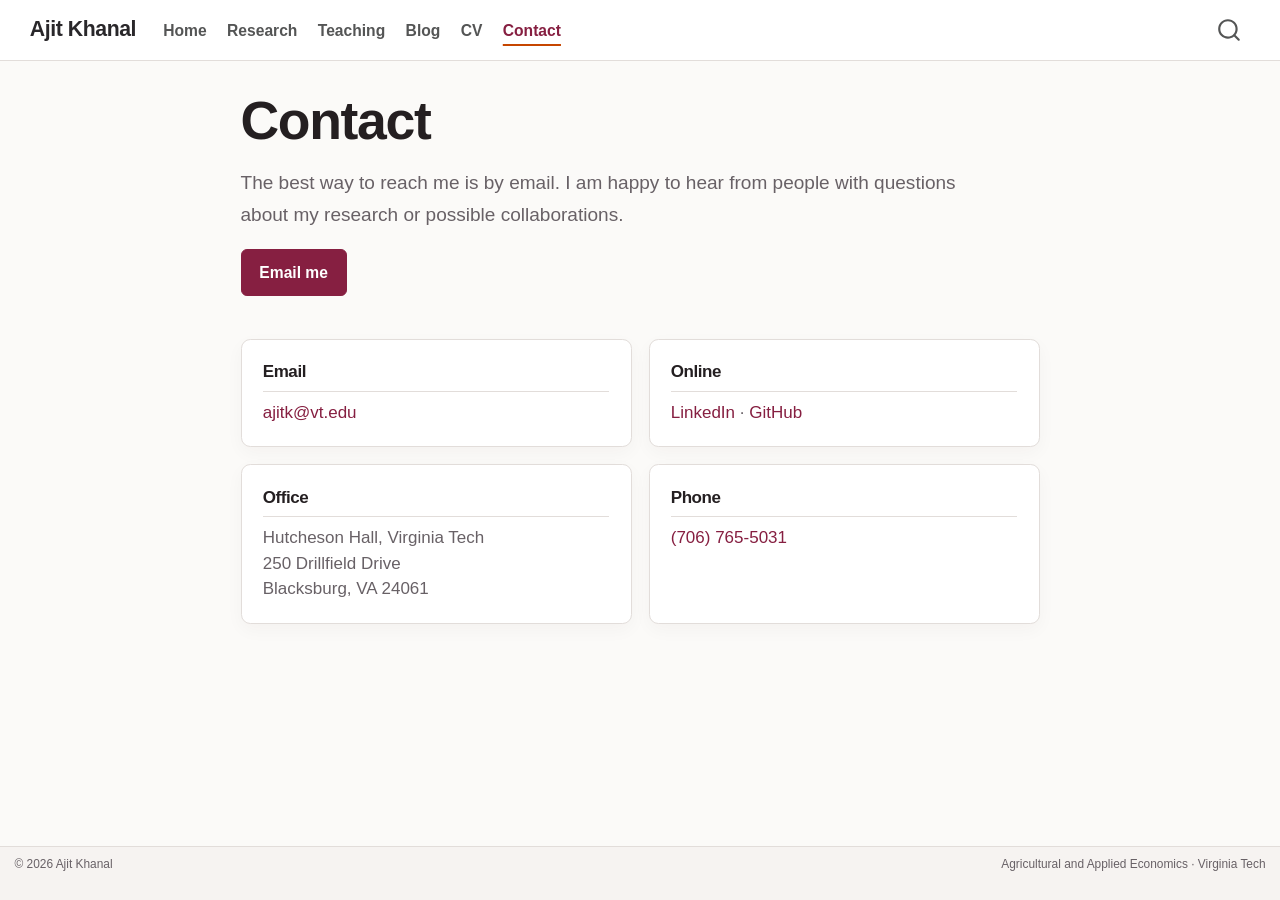
<file: docs/contact.html>
<!DOCTYPE html>
<html xmlns="http://www.w3.org/1999/xhtml" lang="en" xml:lang="en"><head>

<meta charset="utf-8">
<meta name="generator" content="quarto-1.6.34">

<meta name="viewport" content="width=device-width, initial-scale=1.0, user-scalable=yes">

<meta name="description" content="Contact Ajit Khanal.">

<title>Contact – Ajit Khanal</title>
<style>
code{white-space: pre-wrap;}
span.smallcaps{font-variant: small-caps;}
div.columns{display: flex; gap: min(4vw, 1.5em);}
div.column{flex: auto; overflow-x: auto;}
div.hanging-indent{margin-left: 1.5em; text-indent: -1.5em;}
ul.task-list{list-style: none;}
ul.task-list li input[type="checkbox"] {
  width: 0.8em;
  margin: 0 0.8em 0.2em -1em; /* quarto-specific, see https://github.com/quarto-dev/quarto-cli/issues/4556 */ 
  vertical-align: middle;
}
</style>


<script src="site_libs/quarto-nav/quarto-nav.js"></script>
<script src="site_libs/quarto-nav/headroom.min.js"></script>
<script src="site_libs/clipboard/clipboard.min.js"></script>
<script src="site_libs/quarto-search/autocomplete.umd.js"></script>
<script src="site_libs/quarto-search/fuse.min.js"></script>
<script src="site_libs/quarto-search/quarto-search.js"></script>
<meta name="quarto:offset" content="./">
<link href="./favicon.svg" rel="icon" type="image/svg+xml">
<script src="site_libs/quarto-html/quarto.js"></script>
<script src="site_libs/quarto-html/popper.min.js"></script>
<script src="site_libs/quarto-html/tippy.umd.min.js"></script>
<script src="site_libs/quarto-html/anchor.min.js"></script>
<link href="site_libs/quarto-html/tippy.css" rel="stylesheet">
<link href="site_libs/quarto-html/quarto-syntax-highlighting-f23ab18612d661d7bd56dbc0c0fd3817.css" rel="stylesheet" id="quarto-text-highlighting-styles">
<script src="site_libs/bootstrap/bootstrap.min.js"></script>
<link href="site_libs/bootstrap/bootstrap-icons.css" rel="stylesheet">
<link href="site_libs/bootstrap/bootstrap-7672cdeb08f65cea1d6d5f08d2d4f7eb.min.css" rel="stylesheet" append-hash="true" id="quarto-bootstrap" data-mode="light">
<script id="quarto-search-options" type="application/json">{
  "location": "navbar",
  "copy-button": false,
  "collapse-after": 3,
  "panel-placement": "end",
  "type": "overlay",
  "limit": 50,
  "keyboard-shortcut": [
    "f",
    "/",
    "s"
  ],
  "show-item-context": false,
  "language": {
    "search-no-results-text": "No results",
    "search-matching-documents-text": "matching documents",
    "search-copy-link-title": "Copy link to search",
    "search-hide-matches-text": "Hide additional matches",
    "search-more-match-text": "more match in this document",
    "search-more-matches-text": "more matches in this document",
    "search-clear-button-title": "Clear",
    "search-text-placeholder": "",
    "search-detached-cancel-button-title": "Cancel",
    "search-submit-button-title": "Submit",
    "search-label": "Search"
  }
}</script>
<style>html{ scroll-behavior: smooth; }</style>


<meta property="og:title" content="Contact – Ajit Khanal">
<meta property="og:description" content="Contact Ajit Khanal.">
<meta property="og:image" content="https://ajitkhanal8.github.io/og.png">
<meta property="og:site_name" content="Ajit Khanal">
<meta property="og:locale" content="en_US">
<meta property="og:image:height" content="630">
<meta property="og:image:width" content="1200">
<meta name="twitter:title" content="Contact – Ajit Khanal">
<meta name="twitter:description" content="Contact Ajit Khanal.">
<meta name="twitter:image" content="https://ajitkhanal8.github.io/og.png">
<meta name="twitter:card" content="summary_large_image">
<meta name="twitter:image-height" content="630">
<meta name="twitter:image-width" content="1200">
</head>

<body class="nav-fixed fullcontent">

<div id="quarto-search-results"></div>
  <header id="quarto-header" class="headroom fixed-top">
    <nav class="navbar navbar-expand-lg " data-bs-theme="dark">
      <div class="navbar-container container-fluid">
      <div class="navbar-brand-container mx-auto">
    <a class="navbar-brand" href="./index.html">
    <span class="navbar-title">Ajit Khanal</span>
    </a>
  </div>
            <div id="quarto-search" class="" title="Search"></div>
          <button class="navbar-toggler" type="button" data-bs-toggle="collapse" data-bs-target="#navbarCollapse" aria-controls="navbarCollapse" role="menu" aria-expanded="false" aria-label="Toggle navigation" onclick="if (window.quartoToggleHeadroom) { window.quartoToggleHeadroom(); }">
  <span class="navbar-toggler-icon"></span>
</button>
          <div class="collapse navbar-collapse" id="navbarCollapse">
            <ul class="navbar-nav navbar-nav-scroll me-auto">
  <li class="nav-item">
    <a class="nav-link" href="./index.html"> 
<span class="menu-text">Home</span></a>
  </li>  
  <li class="nav-item">
    <a class="nav-link" href="./research.html"> 
<span class="menu-text">Research</span></a>
  </li>  
  <li class="nav-item">
    <a class="nav-link" href="./teaching.html"> 
<span class="menu-text">Teaching</span></a>
  </li>  
  <li class="nav-item">
    <a class="nav-link" href="./blog.html"> 
<span class="menu-text">Blog</span></a>
  </li>  
  <li class="nav-item">
    <a class="nav-link" href="./cv.html"> 
<span class="menu-text">CV</span></a>
  </li>  
  <li class="nav-item">
    <a class="nav-link active" href="./contact.html" aria-current="page"> 
<span class="menu-text">Contact</span></a>
  </li>  
</ul>
          </div> <!-- /navcollapse -->
            <div class="quarto-navbar-tools">
</div>
      </div> <!-- /container-fluid -->
    </nav>
</header>
<!-- content -->
<div id="quarto-content" class="quarto-container page-columns page-rows-contents page-layout-article page-navbar">
<!-- sidebar -->
<!-- margin-sidebar -->
    
<!-- main -->
<main class="content" id="quarto-document-content"><header id="title-block-header" class="quarto-title-block"><h1 class="title display-7">Contact</h1></header>

<header id="title-block-header">


</header>


<div class="page-heading">
<p class="page-intro">
The best way to reach me is by email. I am happy to hear from people with questions about my research or possible collaborations.
</p>
<p><a class="ak-button" href="mailto:ajitk@vt.edu">Email me</a></p>
</div>
<div class="contact-grid">
<section id="email" class="level2 contact-card">
<h2 class="anchored" data-anchor-id="email">Email</h2>
<p><a href="mailto:ajitk@vt.edu">ajitk@vt.edu</a></p>
</section>
<section id="online" class="level2 contact-card">
<h2 class="anchored" data-anchor-id="online">Online</h2>
<p><a href="https://www.linkedin.com/in/ajitkhanal">LinkedIn</a> · <a href="https://github.com/AjitKhanal8">GitHub</a></p>
</section>
<section id="office" class="level2 contact-card">
<h2 class="anchored" data-anchor-id="office">Office</h2>
<p>
Hutcheson Hall, Virginia Tech<br> 250 Drillfield Drive<br> Blacksburg, VA 24061
</p>
</section>
<section id="phone" class="level2 contact-card">
<h2 class="anchored" data-anchor-id="phone">Phone</h2>
<p><a href="tel:+17067655031">(706) 765-5031</a></p>
</section>
</div>



</main> <!-- /main -->
<script id="quarto-html-after-body" type="application/javascript">
window.document.addEventListener("DOMContentLoaded", function (event) {
  const toggleBodyColorMode = (bsSheetEl) => {
    const mode = bsSheetEl.getAttribute("data-mode");
    const bodyEl = window.document.querySelector("body");
    if (mode === "dark") {
      bodyEl.classList.add("quarto-dark");
      bodyEl.classList.remove("quarto-light");
    } else {
      bodyEl.classList.add("quarto-light");
      bodyEl.classList.remove("quarto-dark");
    }
  }
  const toggleBodyColorPrimary = () => {
    const bsSheetEl = window.document.querySelector("link#quarto-bootstrap");
    if (bsSheetEl) {
      toggleBodyColorMode(bsSheetEl);
    }
  }
  toggleBodyColorPrimary();  
  const icon = "";
  const anchorJS = new window.AnchorJS();
  anchorJS.options = {
    placement: 'right',
    icon: icon
  };
  anchorJS.add('.anchored');
  const isCodeAnnotation = (el) => {
    for (const clz of el.classList) {
      if (clz.startsWith('code-annotation-')) {                     
        return true;
      }
    }
    return false;
  }
  const onCopySuccess = function(e) {
    // button target
    const button = e.trigger;
    // don't keep focus
    button.blur();
    // flash "checked"
    button.classList.add('code-copy-button-checked');
    var currentTitle = button.getAttribute("title");
    button.setAttribute("title", "Copied!");
    let tooltip;
    if (window.bootstrap) {
      button.setAttribute("data-bs-toggle", "tooltip");
      button.setAttribute("data-bs-placement", "left");
      button.setAttribute("data-bs-title", "Copied!");
      tooltip = new bootstrap.Tooltip(button, 
        { trigger: "manual", 
          customClass: "code-copy-button-tooltip",
          offset: [0, -8]});
      tooltip.show();    
    }
    setTimeout(function() {
      if (tooltip) {
        tooltip.hide();
        button.removeAttribute("data-bs-title");
        button.removeAttribute("data-bs-toggle");
        button.removeAttribute("data-bs-placement");
      }
      button.setAttribute("title", currentTitle);
      button.classList.remove('code-copy-button-checked');
    }, 1000);
    // clear code selection
    e.clearSelection();
  }
  const getTextToCopy = function(trigger) {
      const codeEl = trigger.previousElementSibling.cloneNode(true);
      for (const childEl of codeEl.children) {
        if (isCodeAnnotation(childEl)) {
          childEl.remove();
        }
      }
      return codeEl.innerText;
  }
  const clipboard = new window.ClipboardJS('.code-copy-button:not([data-in-quarto-modal])', {
    text: getTextToCopy
  });
  clipboard.on('success', onCopySuccess);
  if (window.document.getElementById('quarto-embedded-source-code-modal')) {
    const clipboardModal = new window.ClipboardJS('.code-copy-button[data-in-quarto-modal]', {
      text: getTextToCopy,
      container: window.document.getElementById('quarto-embedded-source-code-modal')
    });
    clipboardModal.on('success', onCopySuccess);
  }
    var localhostRegex = new RegExp(/^(?:http|https):\/\/localhost\:?[0-9]*\//);
    var mailtoRegex = new RegExp(/^mailto:/);
      var filterRegex = new RegExp("https:\/\/ajitkhanal8\.github\.io");
    var isInternal = (href) => {
        return filterRegex.test(href) || localhostRegex.test(href) || mailtoRegex.test(href);
    }
    // Inspect non-navigation links and adorn them if external
 	var links = window.document.querySelectorAll('a[href]:not(.nav-link):not(.navbar-brand):not(.toc-action):not(.sidebar-link):not(.sidebar-item-toggle):not(.pagination-link):not(.no-external):not([aria-hidden]):not(.dropdown-item):not(.quarto-navigation-tool):not(.about-link)');
    for (var i=0; i<links.length; i++) {
      const link = links[i];
      if (!isInternal(link.href)) {
        // undo the damage that might have been done by quarto-nav.js in the case of
        // links that we want to consider external
        if (link.dataset.originalHref !== undefined) {
          link.href = link.dataset.originalHref;
        }
          // target, if specified
          link.setAttribute("target", "_blank");
          if (link.getAttribute("rel") === null) {
            link.setAttribute("rel", "noopener");
          }
      }
    }
  function tippyHover(el, contentFn, onTriggerFn, onUntriggerFn) {
    const config = {
      allowHTML: true,
      maxWidth: 500,
      delay: 100,
      arrow: false,
      appendTo: function(el) {
          return el.parentElement;
      },
      interactive: true,
      interactiveBorder: 10,
      theme: 'quarto',
      placement: 'bottom-start',
    };
    if (contentFn) {
      config.content = contentFn;
    }
    if (onTriggerFn) {
      config.onTrigger = onTriggerFn;
    }
    if (onUntriggerFn) {
      config.onUntrigger = onUntriggerFn;
    }
    window.tippy(el, config); 
  }
  const noterefs = window.document.querySelectorAll('a[role="doc-noteref"]');
  for (var i=0; i<noterefs.length; i++) {
    const ref = noterefs[i];
    tippyHover(ref, function() {
      // use id or data attribute instead here
      let href = ref.getAttribute('data-footnote-href') || ref.getAttribute('href');
      try { href = new URL(href).hash; } catch {}
      const id = href.replace(/^#\/?/, "");
      const note = window.document.getElementById(id);
      if (note) {
        return note.innerHTML;
      } else {
        return "";
      }
    });
  }
  const xrefs = window.document.querySelectorAll('a.quarto-xref');
  const processXRef = (id, note) => {
    // Strip column container classes
    const stripColumnClz = (el) => {
      el.classList.remove("page-full", "page-columns");
      if (el.children) {
        for (const child of el.children) {
          stripColumnClz(child);
        }
      }
    }
    stripColumnClz(note)
    if (id === null || id.startsWith('sec-')) {
      // Special case sections, only their first couple elements
      const container = document.createElement("div");
      if (note.children && note.children.length > 2) {
        container.appendChild(note.children[0].cloneNode(true));
        for (let i = 1; i < note.children.length; i++) {
          const child = note.children[i];
          if (child.tagName === "P" && child.innerText === "") {
            continue;
          } else {
            container.appendChild(child.cloneNode(true));
            break;
          }
        }
        if (window.Quarto?.typesetMath) {
          window.Quarto.typesetMath(container);
        }
        return container.innerHTML
      } else {
        if (window.Quarto?.typesetMath) {
          window.Quarto.typesetMath(note);
        }
        return note.innerHTML;
      }
    } else {
      // Remove any anchor links if they are present
      const anchorLink = note.querySelector('a.anchorjs-link');
      if (anchorLink) {
        anchorLink.remove();
      }
      if (window.Quarto?.typesetMath) {
        window.Quarto.typesetMath(note);
      }
      if (note.classList.contains("callout")) {
        return note.outerHTML;
      } else {
        return note.innerHTML;
      }
    }
  }
  for (var i=0; i<xrefs.length; i++) {
    const xref = xrefs[i];
    tippyHover(xref, undefined, function(instance) {
      instance.disable();
      let url = xref.getAttribute('href');
      let hash = undefined; 
      if (url.startsWith('#')) {
        hash = url;
      } else {
        try { hash = new URL(url).hash; } catch {}
      }
      if (hash) {
        const id = hash.replace(/^#\/?/, "");
        const note = window.document.getElementById(id);
        if (note !== null) {
          try {
            const html = processXRef(id, note.cloneNode(true));
            instance.setContent(html);
          } finally {
            instance.enable();
            instance.show();
          }
        } else {
          // See if we can fetch this
          fetch(url.split('#')[0])
          .then(res => res.text())
          .then(html => {
            const parser = new DOMParser();
            const htmlDoc = parser.parseFromString(html, "text/html");
            const note = htmlDoc.getElementById(id);
            if (note !== null) {
              const html = processXRef(id, note);
              instance.setContent(html);
            } 
          }).finally(() => {
            instance.enable();
            instance.show();
          });
        }
      } else {
        // See if we can fetch a full url (with no hash to target)
        // This is a special case and we should probably do some content thinning / targeting
        fetch(url)
        .then(res => res.text())
        .then(html => {
          const parser = new DOMParser();
          const htmlDoc = parser.parseFromString(html, "text/html");
          const note = htmlDoc.querySelector('main.content');
          if (note !== null) {
            // This should only happen for chapter cross references
            // (since there is no id in the URL)
            // remove the first header
            if (note.children.length > 0 && note.children[0].tagName === "HEADER") {
              note.children[0].remove();
            }
            const html = processXRef(null, note);
            instance.setContent(html);
          } 
        }).finally(() => {
          instance.enable();
          instance.show();
        });
      }
    }, function(instance) {
    });
  }
      let selectedAnnoteEl;
      const selectorForAnnotation = ( cell, annotation) => {
        let cellAttr = 'data-code-cell="' + cell + '"';
        let lineAttr = 'data-code-annotation="' +  annotation + '"';
        const selector = 'span[' + cellAttr + '][' + lineAttr + ']';
        return selector;
      }
      const selectCodeLines = (annoteEl) => {
        const doc = window.document;
        const targetCell = annoteEl.getAttribute("data-target-cell");
        const targetAnnotation = annoteEl.getAttribute("data-target-annotation");
        const annoteSpan = window.document.querySelector(selectorForAnnotation(targetCell, targetAnnotation));
        const lines = annoteSpan.getAttribute("data-code-lines").split(",");
        const lineIds = lines.map((line) => {
          return targetCell + "-" + line;
        })
        let top = null;
        let height = null;
        let parent = null;
        if (lineIds.length > 0) {
            //compute the position of the single el (top and bottom and make a div)
            const el = window.document.getElementById(lineIds[0]);
            top = el.offsetTop;
            height = el.offsetHeight;
            parent = el.parentElement.parentElement;
          if (lineIds.length > 1) {
            const lastEl = window.document.getElementById(lineIds[lineIds.length - 1]);
            const bottom = lastEl.offsetTop + lastEl.offsetHeight;
            height = bottom - top;
          }
          if (top !== null && height !== null && parent !== null) {
            // cook up a div (if necessary) and position it 
            let div = window.document.getElementById("code-annotation-line-highlight");
            if (div === null) {
              div = window.document.createElement("div");
              div.setAttribute("id", "code-annotation-line-highlight");
              div.style.position = 'absolute';
              parent.appendChild(div);
            }
            div.style.top = top - 2 + "px";
            div.style.height = height + 4 + "px";
            div.style.left = 0;
            let gutterDiv = window.document.getElementById("code-annotation-line-highlight-gutter");
            if (gutterDiv === null) {
              gutterDiv = window.document.createElement("div");
              gutterDiv.setAttribute("id", "code-annotation-line-highlight-gutter");
              gutterDiv.style.position = 'absolute';
              const codeCell = window.document.getElementById(targetCell);
              const gutter = codeCell.querySelector('.code-annotation-gutter');
              gutter.appendChild(gutterDiv);
            }
            gutterDiv.style.top = top - 2 + "px";
            gutterDiv.style.height = height + 4 + "px";
          }
          selectedAnnoteEl = annoteEl;
        }
      };
      const unselectCodeLines = () => {
        const elementsIds = ["code-annotation-line-highlight", "code-annotation-line-highlight-gutter"];
        elementsIds.forEach((elId) => {
          const div = window.document.getElementById(elId);
          if (div) {
            div.remove();
          }
        });
        selectedAnnoteEl = undefined;
      };
        // Handle positioning of the toggle
    window.addEventListener(
      "resize",
      throttle(() => {
        elRect = undefined;
        if (selectedAnnoteEl) {
          selectCodeLines(selectedAnnoteEl);
        }
      }, 10)
    );
    function throttle(fn, ms) {
    let throttle = false;
    let timer;
      return (...args) => {
        if(!throttle) { // first call gets through
            fn.apply(this, args);
            throttle = true;
        } else { // all the others get throttled
            if(timer) clearTimeout(timer); // cancel #2
            timer = setTimeout(() => {
              fn.apply(this, args);
              timer = throttle = false;
            }, ms);
        }
      };
    }
      // Attach click handler to the DT
      const annoteDls = window.document.querySelectorAll('dt[data-target-cell]');
      for (const annoteDlNode of annoteDls) {
        annoteDlNode.addEventListener('click', (event) => {
          const clickedEl = event.target;
          if (clickedEl !== selectedAnnoteEl) {
            unselectCodeLines();
            const activeEl = window.document.querySelector('dt[data-target-cell].code-annotation-active');
            if (activeEl) {
              activeEl.classList.remove('code-annotation-active');
            }
            selectCodeLines(clickedEl);
            clickedEl.classList.add('code-annotation-active');
          } else {
            // Unselect the line
            unselectCodeLines();
            clickedEl.classList.remove('code-annotation-active');
          }
        });
      }
  const findCites = (el) => {
    const parentEl = el.parentElement;
    if (parentEl) {
      const cites = parentEl.dataset.cites;
      if (cites) {
        return {
          el,
          cites: cites.split(' ')
        };
      } else {
        return findCites(el.parentElement)
      }
    } else {
      return undefined;
    }
  };
  var bibliorefs = window.document.querySelectorAll('a[role="doc-biblioref"]');
  for (var i=0; i<bibliorefs.length; i++) {
    const ref = bibliorefs[i];
    const citeInfo = findCites(ref);
    if (citeInfo) {
      tippyHover(citeInfo.el, function() {
        var popup = window.document.createElement('div');
        citeInfo.cites.forEach(function(cite) {
          var citeDiv = window.document.createElement('div');
          citeDiv.classList.add('hanging-indent');
          citeDiv.classList.add('csl-entry');
          var biblioDiv = window.document.getElementById('ref-' + cite);
          if (biblioDiv) {
            citeDiv.innerHTML = biblioDiv.innerHTML;
          }
          popup.appendChild(citeDiv);
        });
        return popup.innerHTML;
      });
    }
  }
});
</script>
</div> <!-- /content -->
<footer class="footer">
  <div class="nav-footer">
    <div class="nav-footer-left">
<p>© 2026 Ajit Khanal</p>
</div>   
    <div class="nav-footer-center">
      &nbsp;
    </div>
    <div class="nav-footer-right">
<p>Agricultural and Applied Economics · Virginia Tech</p>
</div>
  </div>
</footer>




<script src="site_libs/quarto-html/zenscroll-min.js"></script>
</body></html>
</file>
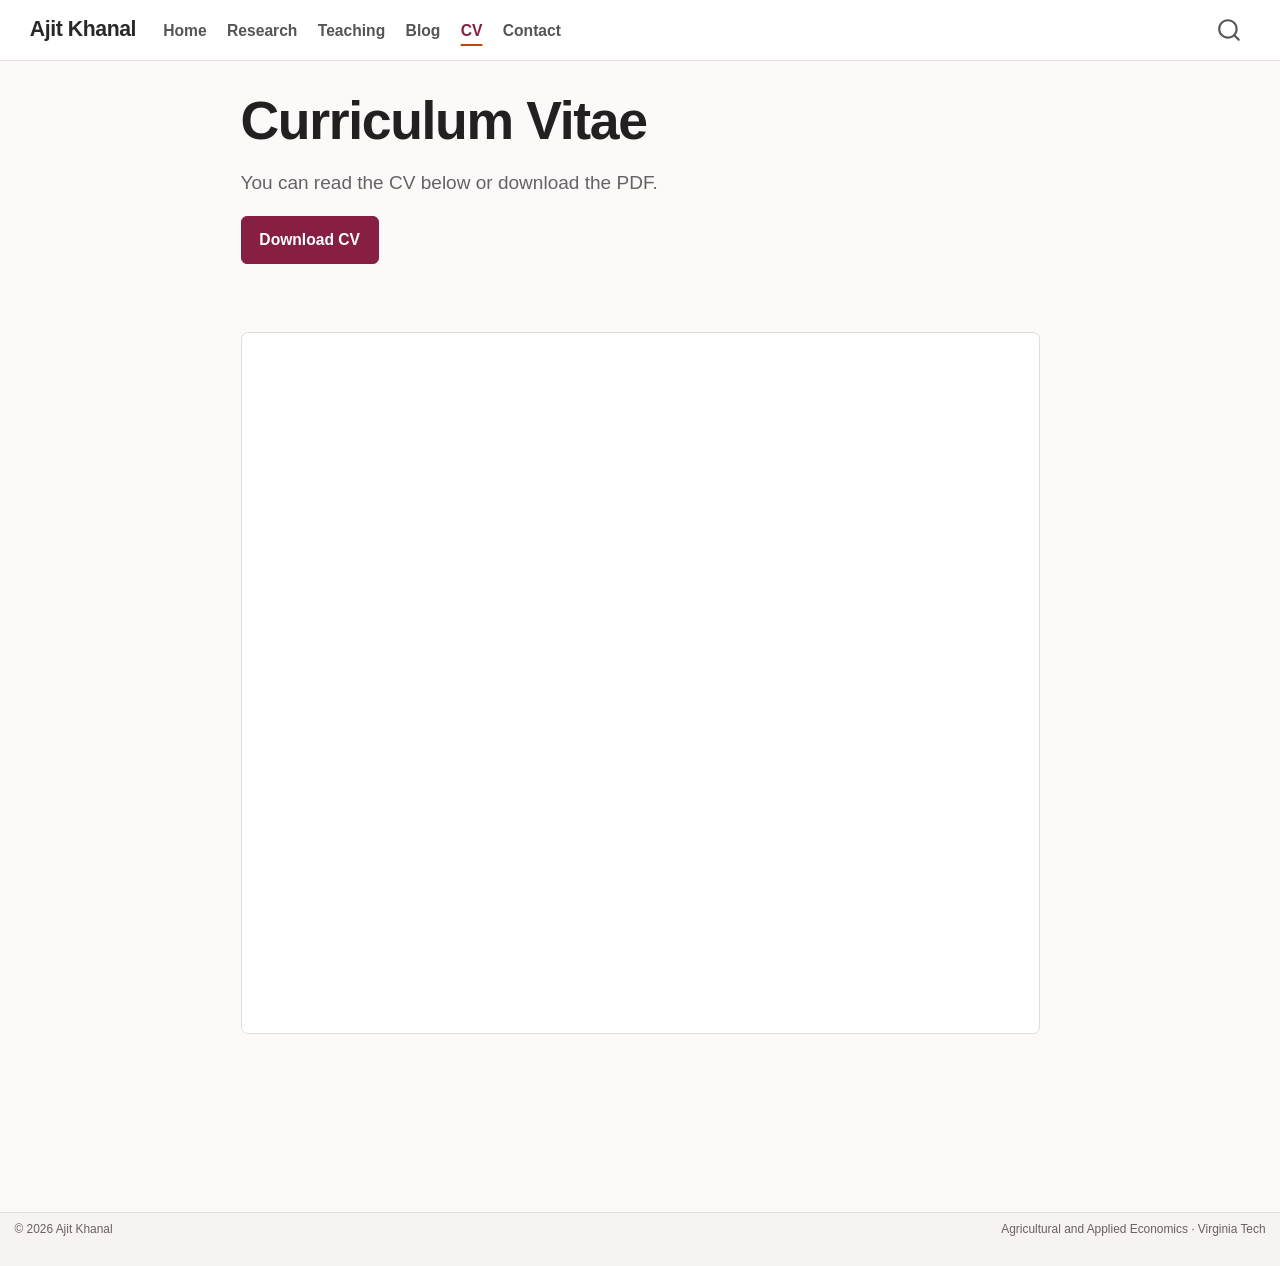
<file: docs/cv.html>
<!DOCTYPE html>
<html xmlns="http://www.w3.org/1999/xhtml" lang="en" xml:lang="en"><head>

<meta charset="utf-8">
<meta name="generator" content="quarto-1.6.34">

<meta name="viewport" content="width=device-width, initial-scale=1.0, user-scalable=yes">

<meta name="description" content="Curriculum vitae of Ajit Khanal.">

<title>Curriculum Vitae – Ajit Khanal</title>
<style>
code{white-space: pre-wrap;}
span.smallcaps{font-variant: small-caps;}
div.columns{display: flex; gap: min(4vw, 1.5em);}
div.column{flex: auto; overflow-x: auto;}
div.hanging-indent{margin-left: 1.5em; text-indent: -1.5em;}
ul.task-list{list-style: none;}
ul.task-list li input[type="checkbox"] {
  width: 0.8em;
  margin: 0 0.8em 0.2em -1em; /* quarto-specific, see https://github.com/quarto-dev/quarto-cli/issues/4556 */ 
  vertical-align: middle;
}
</style>


<script src="site_libs/quarto-nav/quarto-nav.js"></script>
<script src="site_libs/quarto-nav/headroom.min.js"></script>
<script src="site_libs/clipboard/clipboard.min.js"></script>
<script src="site_libs/quarto-search/autocomplete.umd.js"></script>
<script src="site_libs/quarto-search/fuse.min.js"></script>
<script src="site_libs/quarto-search/quarto-search.js"></script>
<meta name="quarto:offset" content="./">
<link href="./favicon.svg" rel="icon" type="image/svg+xml">
<script src="site_libs/quarto-html/quarto.js"></script>
<script src="site_libs/quarto-html/popper.min.js"></script>
<script src="site_libs/quarto-html/tippy.umd.min.js"></script>
<script src="site_libs/quarto-html/anchor.min.js"></script>
<link href="site_libs/quarto-html/tippy.css" rel="stylesheet">
<link href="site_libs/quarto-html/quarto-syntax-highlighting-f23ab18612d661d7bd56dbc0c0fd3817.css" rel="stylesheet" id="quarto-text-highlighting-styles">
<script src="site_libs/bootstrap/bootstrap.min.js"></script>
<link href="site_libs/bootstrap/bootstrap-icons.css" rel="stylesheet">
<link href="site_libs/bootstrap/bootstrap-7672cdeb08f65cea1d6d5f08d2d4f7eb.min.css" rel="stylesheet" append-hash="true" id="quarto-bootstrap" data-mode="light">
<script id="quarto-search-options" type="application/json">{
  "location": "navbar",
  "copy-button": false,
  "collapse-after": 3,
  "panel-placement": "end",
  "type": "overlay",
  "limit": 50,
  "keyboard-shortcut": [
    "f",
    "/",
    "s"
  ],
  "show-item-context": false,
  "language": {
    "search-no-results-text": "No results",
    "search-matching-documents-text": "matching documents",
    "search-copy-link-title": "Copy link to search",
    "search-hide-matches-text": "Hide additional matches",
    "search-more-match-text": "more match in this document",
    "search-more-matches-text": "more matches in this document",
    "search-clear-button-title": "Clear",
    "search-text-placeholder": "",
    "search-detached-cancel-button-title": "Cancel",
    "search-submit-button-title": "Submit",
    "search-label": "Search"
  }
}</script>
<style>html{ scroll-behavior: smooth; }</style>


<meta property="og:title" content="Curriculum Vitae – Ajit Khanal">
<meta property="og:description" content="Curriculum vitae of Ajit Khanal.">
<meta property="og:image" content="https://ajitkhanal8.github.io/og.png">
<meta property="og:site_name" content="Ajit Khanal">
<meta property="og:locale" content="en_US">
<meta property="og:image:height" content="630">
<meta property="og:image:width" content="1200">
<meta name="twitter:title" content="Curriculum Vitae – Ajit Khanal">
<meta name="twitter:description" content="Curriculum vitae of Ajit Khanal.">
<meta name="twitter:image" content="https://ajitkhanal8.github.io/og.png">
<meta name="twitter:card" content="summary_large_image">
<meta name="twitter:image-height" content="630">
<meta name="twitter:image-width" content="1200">
</head>

<body class="nav-fixed fullcontent">

<div id="quarto-search-results"></div>
  <header id="quarto-header" class="headroom fixed-top">
    <nav class="navbar navbar-expand-lg " data-bs-theme="dark">
      <div class="navbar-container container-fluid">
      <div class="navbar-brand-container mx-auto">
    <a class="navbar-brand" href="./index.html">
    <span class="navbar-title">Ajit Khanal</span>
    </a>
  </div>
            <div id="quarto-search" class="" title="Search"></div>
          <button class="navbar-toggler" type="button" data-bs-toggle="collapse" data-bs-target="#navbarCollapse" aria-controls="navbarCollapse" role="menu" aria-expanded="false" aria-label="Toggle navigation" onclick="if (window.quartoToggleHeadroom) { window.quartoToggleHeadroom(); }">
  <span class="navbar-toggler-icon"></span>
</button>
          <div class="collapse navbar-collapse" id="navbarCollapse">
            <ul class="navbar-nav navbar-nav-scroll me-auto">
  <li class="nav-item">
    <a class="nav-link" href="./index.html"> 
<span class="menu-text">Home</span></a>
  </li>  
  <li class="nav-item">
    <a class="nav-link" href="./research.html"> 
<span class="menu-text">Research</span></a>
  </li>  
  <li class="nav-item">
    <a class="nav-link" href="./teaching.html"> 
<span class="menu-text">Teaching</span></a>
  </li>  
  <li class="nav-item">
    <a class="nav-link" href="./blog.html"> 
<span class="menu-text">Blog</span></a>
  </li>  
  <li class="nav-item">
    <a class="nav-link active" href="./cv.html" aria-current="page"> 
<span class="menu-text">CV</span></a>
  </li>  
  <li class="nav-item">
    <a class="nav-link" href="./contact.html"> 
<span class="menu-text">Contact</span></a>
  </li>  
</ul>
          </div> <!-- /navcollapse -->
            <div class="quarto-navbar-tools">
</div>
      </div> <!-- /container-fluid -->
    </nav>
</header>
<!-- content -->
<div id="quarto-content" class="quarto-container page-columns page-rows-contents page-layout-article page-navbar">
<!-- sidebar -->
<!-- margin-sidebar -->
    
<!-- main -->
<main class="content" id="quarto-document-content"><header id="title-block-header" class="quarto-title-block"><h1 class="title display-7">Curriculum Vitae</h1></header>

<header id="title-block-header">


</header>


<div class="page-heading">
<p class="page-intro">
You can read the CV below or download the PDF.
</p>
<p><a class="ak-button" href="cv.pdf" download="">Download CV</a></p>
</div>
<iframe class="cv-frame" src="cv.pdf" title="Ajit Khanal curriculum vitae">
</iframe>



</main> <!-- /main -->
<script id="quarto-html-after-body" type="application/javascript">
window.document.addEventListener("DOMContentLoaded", function (event) {
  const toggleBodyColorMode = (bsSheetEl) => {
    const mode = bsSheetEl.getAttribute("data-mode");
    const bodyEl = window.document.querySelector("body");
    if (mode === "dark") {
      bodyEl.classList.add("quarto-dark");
      bodyEl.classList.remove("quarto-light");
    } else {
      bodyEl.classList.add("quarto-light");
      bodyEl.classList.remove("quarto-dark");
    }
  }
  const toggleBodyColorPrimary = () => {
    const bsSheetEl = window.document.querySelector("link#quarto-bootstrap");
    if (bsSheetEl) {
      toggleBodyColorMode(bsSheetEl);
    }
  }
  toggleBodyColorPrimary();  
  const icon = "";
  const anchorJS = new window.AnchorJS();
  anchorJS.options = {
    placement: 'right',
    icon: icon
  };
  anchorJS.add('.anchored');
  const isCodeAnnotation = (el) => {
    for (const clz of el.classList) {
      if (clz.startsWith('code-annotation-')) {                     
        return true;
      }
    }
    return false;
  }
  const onCopySuccess = function(e) {
    // button target
    const button = e.trigger;
    // don't keep focus
    button.blur();
    // flash "checked"
    button.classList.add('code-copy-button-checked');
    var currentTitle = button.getAttribute("title");
    button.setAttribute("title", "Copied!");
    let tooltip;
    if (window.bootstrap) {
      button.setAttribute("data-bs-toggle", "tooltip");
      button.setAttribute("data-bs-placement", "left");
      button.setAttribute("data-bs-title", "Copied!");
      tooltip = new bootstrap.Tooltip(button, 
        { trigger: "manual", 
          customClass: "code-copy-button-tooltip",
          offset: [0, -8]});
      tooltip.show();    
    }
    setTimeout(function() {
      if (tooltip) {
        tooltip.hide();
        button.removeAttribute("data-bs-title");
        button.removeAttribute("data-bs-toggle");
        button.removeAttribute("data-bs-placement");
      }
      button.setAttribute("title", currentTitle);
      button.classList.remove('code-copy-button-checked');
    }, 1000);
    // clear code selection
    e.clearSelection();
  }
  const getTextToCopy = function(trigger) {
      const codeEl = trigger.previousElementSibling.cloneNode(true);
      for (const childEl of codeEl.children) {
        if (isCodeAnnotation(childEl)) {
          childEl.remove();
        }
      }
      return codeEl.innerText;
  }
  const clipboard = new window.ClipboardJS('.code-copy-button:not([data-in-quarto-modal])', {
    text: getTextToCopy
  });
  clipboard.on('success', onCopySuccess);
  if (window.document.getElementById('quarto-embedded-source-code-modal')) {
    const clipboardModal = new window.ClipboardJS('.code-copy-button[data-in-quarto-modal]', {
      text: getTextToCopy,
      container: window.document.getElementById('quarto-embedded-source-code-modal')
    });
    clipboardModal.on('success', onCopySuccess);
  }
    var localhostRegex = new RegExp(/^(?:http|https):\/\/localhost\:?[0-9]*\//);
    var mailtoRegex = new RegExp(/^mailto:/);
      var filterRegex = new RegExp("https:\/\/ajitkhanal8\.github\.io");
    var isInternal = (href) => {
        return filterRegex.test(href) || localhostRegex.test(href) || mailtoRegex.test(href);
    }
    // Inspect non-navigation links and adorn them if external
 	var links = window.document.querySelectorAll('a[href]:not(.nav-link):not(.navbar-brand):not(.toc-action):not(.sidebar-link):not(.sidebar-item-toggle):not(.pagination-link):not(.no-external):not([aria-hidden]):not(.dropdown-item):not(.quarto-navigation-tool):not(.about-link)');
    for (var i=0; i<links.length; i++) {
      const link = links[i];
      if (!isInternal(link.href)) {
        // undo the damage that might have been done by quarto-nav.js in the case of
        // links that we want to consider external
        if (link.dataset.originalHref !== undefined) {
          link.href = link.dataset.originalHref;
        }
          // target, if specified
          link.setAttribute("target", "_blank");
          if (link.getAttribute("rel") === null) {
            link.setAttribute("rel", "noopener");
          }
      }
    }
  function tippyHover(el, contentFn, onTriggerFn, onUntriggerFn) {
    const config = {
      allowHTML: true,
      maxWidth: 500,
      delay: 100,
      arrow: false,
      appendTo: function(el) {
          return el.parentElement;
      },
      interactive: true,
      interactiveBorder: 10,
      theme: 'quarto',
      placement: 'bottom-start',
    };
    if (contentFn) {
      config.content = contentFn;
    }
    if (onTriggerFn) {
      config.onTrigger = onTriggerFn;
    }
    if (onUntriggerFn) {
      config.onUntrigger = onUntriggerFn;
    }
    window.tippy(el, config); 
  }
  const noterefs = window.document.querySelectorAll('a[role="doc-noteref"]');
  for (var i=0; i<noterefs.length; i++) {
    const ref = noterefs[i];
    tippyHover(ref, function() {
      // use id or data attribute instead here
      let href = ref.getAttribute('data-footnote-href') || ref.getAttribute('href');
      try { href = new URL(href).hash; } catch {}
      const id = href.replace(/^#\/?/, "");
      const note = window.document.getElementById(id);
      if (note) {
        return note.innerHTML;
      } else {
        return "";
      }
    });
  }
  const xrefs = window.document.querySelectorAll('a.quarto-xref');
  const processXRef = (id, note) => {
    // Strip column container classes
    const stripColumnClz = (el) => {
      el.classList.remove("page-full", "page-columns");
      if (el.children) {
        for (const child of el.children) {
          stripColumnClz(child);
        }
      }
    }
    stripColumnClz(note)
    if (id === null || id.startsWith('sec-')) {
      // Special case sections, only their first couple elements
      const container = document.createElement("div");
      if (note.children && note.children.length > 2) {
        container.appendChild(note.children[0].cloneNode(true));
        for (let i = 1; i < note.children.length; i++) {
          const child = note.children[i];
          if (child.tagName === "P" && child.innerText === "") {
            continue;
          } else {
            container.appendChild(child.cloneNode(true));
            break;
          }
        }
        if (window.Quarto?.typesetMath) {
          window.Quarto.typesetMath(container);
        }
        return container.innerHTML
      } else {
        if (window.Quarto?.typesetMath) {
          window.Quarto.typesetMath(note);
        }
        return note.innerHTML;
      }
    } else {
      // Remove any anchor links if they are present
      const anchorLink = note.querySelector('a.anchorjs-link');
      if (anchorLink) {
        anchorLink.remove();
      }
      if (window.Quarto?.typesetMath) {
        window.Quarto.typesetMath(note);
      }
      if (note.classList.contains("callout")) {
        return note.outerHTML;
      } else {
        return note.innerHTML;
      }
    }
  }
  for (var i=0; i<xrefs.length; i++) {
    const xref = xrefs[i];
    tippyHover(xref, undefined, function(instance) {
      instance.disable();
      let url = xref.getAttribute('href');
      let hash = undefined; 
      if (url.startsWith('#')) {
        hash = url;
      } else {
        try { hash = new URL(url).hash; } catch {}
      }
      if (hash) {
        const id = hash.replace(/^#\/?/, "");
        const note = window.document.getElementById(id);
        if (note !== null) {
          try {
            const html = processXRef(id, note.cloneNode(true));
            instance.setContent(html);
          } finally {
            instance.enable();
            instance.show();
          }
        } else {
          // See if we can fetch this
          fetch(url.split('#')[0])
          .then(res => res.text())
          .then(html => {
            const parser = new DOMParser();
            const htmlDoc = parser.parseFromString(html, "text/html");
            const note = htmlDoc.getElementById(id);
            if (note !== null) {
              const html = processXRef(id, note);
              instance.setContent(html);
            } 
          }).finally(() => {
            instance.enable();
            instance.show();
          });
        }
      } else {
        // See if we can fetch a full url (with no hash to target)
        // This is a special case and we should probably do some content thinning / targeting
        fetch(url)
        .then(res => res.text())
        .then(html => {
          const parser = new DOMParser();
          const htmlDoc = parser.parseFromString(html, "text/html");
          const note = htmlDoc.querySelector('main.content');
          if (note !== null) {
            // This should only happen for chapter cross references
            // (since there is no id in the URL)
            // remove the first header
            if (note.children.length > 0 && note.children[0].tagName === "HEADER") {
              note.children[0].remove();
            }
            const html = processXRef(null, note);
            instance.setContent(html);
          } 
        }).finally(() => {
          instance.enable();
          instance.show();
        });
      }
    }, function(instance) {
    });
  }
      let selectedAnnoteEl;
      const selectorForAnnotation = ( cell, annotation) => {
        let cellAttr = 'data-code-cell="' + cell + '"';
        let lineAttr = 'data-code-annotation="' +  annotation + '"';
        const selector = 'span[' + cellAttr + '][' + lineAttr + ']';
        return selector;
      }
      const selectCodeLines = (annoteEl) => {
        const doc = window.document;
        const targetCell = annoteEl.getAttribute("data-target-cell");
        const targetAnnotation = annoteEl.getAttribute("data-target-annotation");
        const annoteSpan = window.document.querySelector(selectorForAnnotation(targetCell, targetAnnotation));
        const lines = annoteSpan.getAttribute("data-code-lines").split(",");
        const lineIds = lines.map((line) => {
          return targetCell + "-" + line;
        })
        let top = null;
        let height = null;
        let parent = null;
        if (lineIds.length > 0) {
            //compute the position of the single el (top and bottom and make a div)
            const el = window.document.getElementById(lineIds[0]);
            top = el.offsetTop;
            height = el.offsetHeight;
            parent = el.parentElement.parentElement;
          if (lineIds.length > 1) {
            const lastEl = window.document.getElementById(lineIds[lineIds.length - 1]);
            const bottom = lastEl.offsetTop + lastEl.offsetHeight;
            height = bottom - top;
          }
          if (top !== null && height !== null && parent !== null) {
            // cook up a div (if necessary) and position it 
            let div = window.document.getElementById("code-annotation-line-highlight");
            if (div === null) {
              div = window.document.createElement("div");
              div.setAttribute("id", "code-annotation-line-highlight");
              div.style.position = 'absolute';
              parent.appendChild(div);
            }
            div.style.top = top - 2 + "px";
            div.style.height = height + 4 + "px";
            div.style.left = 0;
            let gutterDiv = window.document.getElementById("code-annotation-line-highlight-gutter");
            if (gutterDiv === null) {
              gutterDiv = window.document.createElement("div");
              gutterDiv.setAttribute("id", "code-annotation-line-highlight-gutter");
              gutterDiv.style.position = 'absolute';
              const codeCell = window.document.getElementById(targetCell);
              const gutter = codeCell.querySelector('.code-annotation-gutter');
              gutter.appendChild(gutterDiv);
            }
            gutterDiv.style.top = top - 2 + "px";
            gutterDiv.style.height = height + 4 + "px";
          }
          selectedAnnoteEl = annoteEl;
        }
      };
      const unselectCodeLines = () => {
        const elementsIds = ["code-annotation-line-highlight", "code-annotation-line-highlight-gutter"];
        elementsIds.forEach((elId) => {
          const div = window.document.getElementById(elId);
          if (div) {
            div.remove();
          }
        });
        selectedAnnoteEl = undefined;
      };
        // Handle positioning of the toggle
    window.addEventListener(
      "resize",
      throttle(() => {
        elRect = undefined;
        if (selectedAnnoteEl) {
          selectCodeLines(selectedAnnoteEl);
        }
      }, 10)
    );
    function throttle(fn, ms) {
    let throttle = false;
    let timer;
      return (...args) => {
        if(!throttle) { // first call gets through
            fn.apply(this, args);
            throttle = true;
        } else { // all the others get throttled
            if(timer) clearTimeout(timer); // cancel #2
            timer = setTimeout(() => {
              fn.apply(this, args);
              timer = throttle = false;
            }, ms);
        }
      };
    }
      // Attach click handler to the DT
      const annoteDls = window.document.querySelectorAll('dt[data-target-cell]');
      for (const annoteDlNode of annoteDls) {
        annoteDlNode.addEventListener('click', (event) => {
          const clickedEl = event.target;
          if (clickedEl !== selectedAnnoteEl) {
            unselectCodeLines();
            const activeEl = window.document.querySelector('dt[data-target-cell].code-annotation-active');
            if (activeEl) {
              activeEl.classList.remove('code-annotation-active');
            }
            selectCodeLines(clickedEl);
            clickedEl.classList.add('code-annotation-active');
          } else {
            // Unselect the line
            unselectCodeLines();
            clickedEl.classList.remove('code-annotation-active');
          }
        });
      }
  const findCites = (el) => {
    const parentEl = el.parentElement;
    if (parentEl) {
      const cites = parentEl.dataset.cites;
      if (cites) {
        return {
          el,
          cites: cites.split(' ')
        };
      } else {
        return findCites(el.parentElement)
      }
    } else {
      return undefined;
    }
  };
  var bibliorefs = window.document.querySelectorAll('a[role="doc-biblioref"]');
  for (var i=0; i<bibliorefs.length; i++) {
    const ref = bibliorefs[i];
    const citeInfo = findCites(ref);
    if (citeInfo) {
      tippyHover(citeInfo.el, function() {
        var popup = window.document.createElement('div');
        citeInfo.cites.forEach(function(cite) {
          var citeDiv = window.document.createElement('div');
          citeDiv.classList.add('hanging-indent');
          citeDiv.classList.add('csl-entry');
          var biblioDiv = window.document.getElementById('ref-' + cite);
          if (biblioDiv) {
            citeDiv.innerHTML = biblioDiv.innerHTML;
          }
          popup.appendChild(citeDiv);
        });
        return popup.innerHTML;
      });
    }
  }
});
</script>
</div> <!-- /content -->
<footer class="footer">
  <div class="nav-footer">
    <div class="nav-footer-left">
<p>© 2026 Ajit Khanal</p>
</div>   
    <div class="nav-footer-center">
      &nbsp;
    </div>
    <div class="nav-footer-right">
<p>Agricultural and Applied Economics · Virginia Tech</p>
</div>
  </div>
</footer>




<script src="site_libs/quarto-html/zenscroll-min.js"></script>
</body></html>
</file>
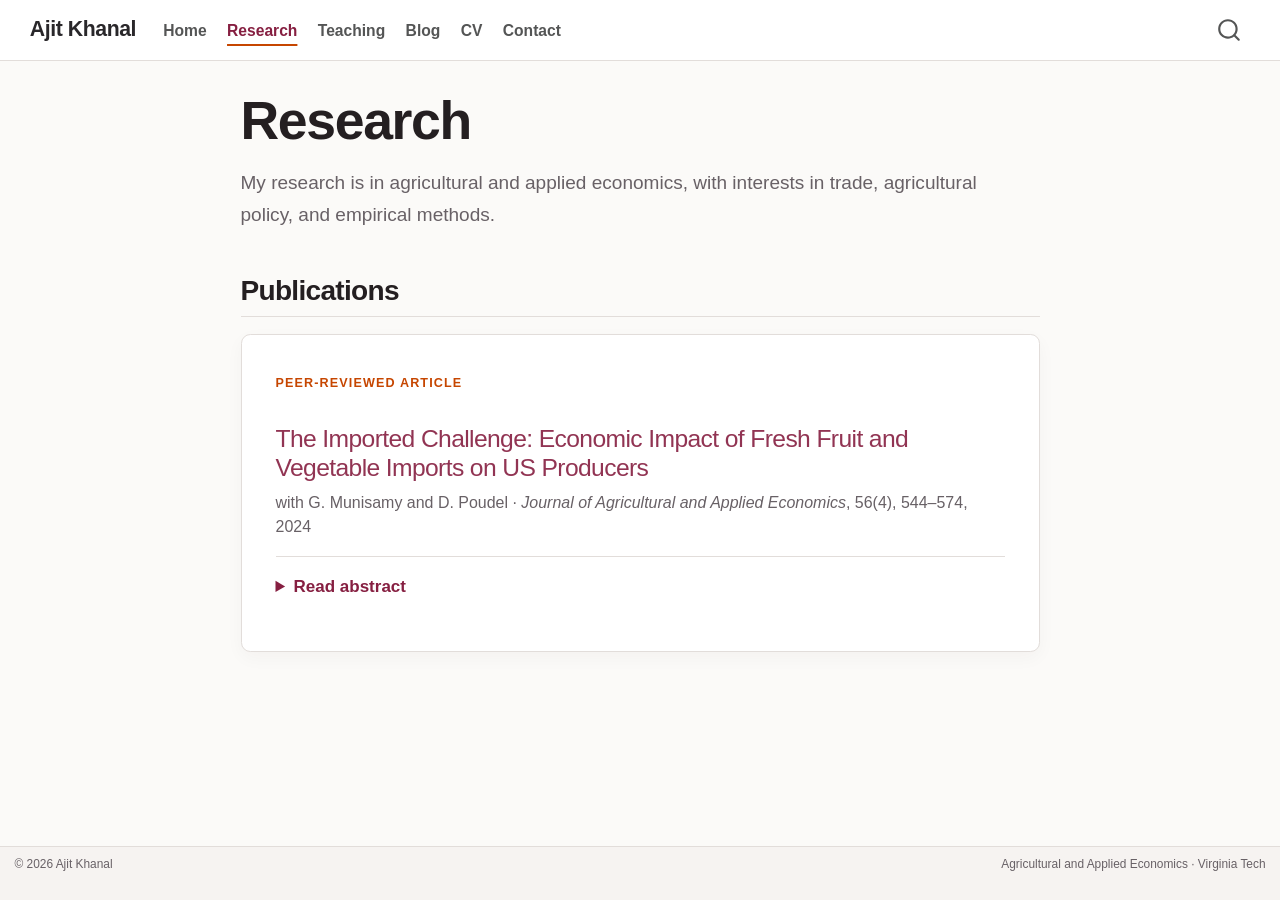
<file: docs/research.html>
<!DOCTYPE html>
<html xmlns="http://www.w3.org/1999/xhtml" lang="en" xml:lang="en"><head>

<meta charset="utf-8">
<meta name="generator" content="quarto-1.6.34">

<meta name="viewport" content="width=device-width, initial-scale=1.0, user-scalable=yes">

<meta name="description" content="Research by Ajit Khanal in agricultural and applied economics.">

<title>Research – Ajit Khanal</title>
<style>
code{white-space: pre-wrap;}
span.smallcaps{font-variant: small-caps;}
div.columns{display: flex; gap: min(4vw, 1.5em);}
div.column{flex: auto; overflow-x: auto;}
div.hanging-indent{margin-left: 1.5em; text-indent: -1.5em;}
ul.task-list{list-style: none;}
ul.task-list li input[type="checkbox"] {
  width: 0.8em;
  margin: 0 0.8em 0.2em -1em; /* quarto-specific, see https://github.com/quarto-dev/quarto-cli/issues/4556 */ 
  vertical-align: middle;
}
</style>


<script src="site_libs/quarto-nav/quarto-nav.js"></script>
<script src="site_libs/quarto-nav/headroom.min.js"></script>
<script src="site_libs/clipboard/clipboard.min.js"></script>
<script src="site_libs/quarto-search/autocomplete.umd.js"></script>
<script src="site_libs/quarto-search/fuse.min.js"></script>
<script src="site_libs/quarto-search/quarto-search.js"></script>
<meta name="quarto:offset" content="./">
<link href="./favicon.svg" rel="icon" type="image/svg+xml">
<script src="site_libs/quarto-html/quarto.js"></script>
<script src="site_libs/quarto-html/popper.min.js"></script>
<script src="site_libs/quarto-html/tippy.umd.min.js"></script>
<script src="site_libs/quarto-html/anchor.min.js"></script>
<link href="site_libs/quarto-html/tippy.css" rel="stylesheet">
<link href="site_libs/quarto-html/quarto-syntax-highlighting-f23ab18612d661d7bd56dbc0c0fd3817.css" rel="stylesheet" id="quarto-text-highlighting-styles">
<script src="site_libs/bootstrap/bootstrap.min.js"></script>
<link href="site_libs/bootstrap/bootstrap-icons.css" rel="stylesheet">
<link href="site_libs/bootstrap/bootstrap-7672cdeb08f65cea1d6d5f08d2d4f7eb.min.css" rel="stylesheet" append-hash="true" id="quarto-bootstrap" data-mode="light">
<script id="quarto-search-options" type="application/json">{
  "location": "navbar",
  "copy-button": false,
  "collapse-after": 3,
  "panel-placement": "end",
  "type": "overlay",
  "limit": 50,
  "keyboard-shortcut": [
    "f",
    "/",
    "s"
  ],
  "show-item-context": false,
  "language": {
    "search-no-results-text": "No results",
    "search-matching-documents-text": "matching documents",
    "search-copy-link-title": "Copy link to search",
    "search-hide-matches-text": "Hide additional matches",
    "search-more-match-text": "more match in this document",
    "search-more-matches-text": "more matches in this document",
    "search-clear-button-title": "Clear",
    "search-text-placeholder": "",
    "search-detached-cancel-button-title": "Cancel",
    "search-submit-button-title": "Submit",
    "search-label": "Search"
  }
}</script>
<style>html{ scroll-behavior: smooth; }</style>


<meta property="og:title" content="Research – Ajit Khanal">
<meta property="og:description" content="Research by Ajit Khanal in agricultural and applied economics.">
<meta property="og:image" content="https://ajitkhanal8.github.io/og.png">
<meta property="og:site_name" content="Ajit Khanal">
<meta property="og:locale" content="en_US">
<meta property="og:image:height" content="630">
<meta property="og:image:width" content="1200">
<meta name="twitter:title" content="Research – Ajit Khanal">
<meta name="twitter:description" content="Research by Ajit Khanal in agricultural and applied economics.">
<meta name="twitter:image" content="https://ajitkhanal8.github.io/og.png">
<meta name="twitter:card" content="summary_large_image">
<meta name="twitter:image-height" content="630">
<meta name="twitter:image-width" content="1200">
</head>

<body class="nav-fixed fullcontent">

<div id="quarto-search-results"></div>
  <header id="quarto-header" class="headroom fixed-top">
    <nav class="navbar navbar-expand-lg " data-bs-theme="dark">
      <div class="navbar-container container-fluid">
      <div class="navbar-brand-container mx-auto">
    <a class="navbar-brand" href="./index.html">
    <span class="navbar-title">Ajit Khanal</span>
    </a>
  </div>
            <div id="quarto-search" class="" title="Search"></div>
          <button class="navbar-toggler" type="button" data-bs-toggle="collapse" data-bs-target="#navbarCollapse" aria-controls="navbarCollapse" role="menu" aria-expanded="false" aria-label="Toggle navigation" onclick="if (window.quartoToggleHeadroom) { window.quartoToggleHeadroom(); }">
  <span class="navbar-toggler-icon"></span>
</button>
          <div class="collapse navbar-collapse" id="navbarCollapse">
            <ul class="navbar-nav navbar-nav-scroll me-auto">
  <li class="nav-item">
    <a class="nav-link" href="./index.html"> 
<span class="menu-text">Home</span></a>
  </li>  
  <li class="nav-item">
    <a class="nav-link active" href="./research.html" aria-current="page"> 
<span class="menu-text">Research</span></a>
  </li>  
  <li class="nav-item">
    <a class="nav-link" href="./teaching.html"> 
<span class="menu-text">Teaching</span></a>
  </li>  
  <li class="nav-item">
    <a class="nav-link" href="./blog.html"> 
<span class="menu-text">Blog</span></a>
  </li>  
  <li class="nav-item">
    <a class="nav-link" href="./cv.html"> 
<span class="menu-text">CV</span></a>
  </li>  
  <li class="nav-item">
    <a class="nav-link" href="./contact.html"> 
<span class="menu-text">Contact</span></a>
  </li>  
</ul>
          </div> <!-- /navcollapse -->
            <div class="quarto-navbar-tools">
</div>
      </div> <!-- /container-fluid -->
    </nav>
</header>
<!-- content -->
<div id="quarto-content" class="quarto-container page-columns page-rows-contents page-layout-article page-navbar">
<!-- sidebar -->
<!-- margin-sidebar -->
    
<!-- main -->
<main class="content" id="quarto-document-content"><header id="title-block-header" class="quarto-title-block"><h1 class="title display-7">Research</h1></header>

<header id="title-block-header">


</header>


<div class="page-heading">
<p class="page-intro">
My research is in agricultural and applied economics, with interests in trade, agricultural policy, and empirical methods.
</p>
</div>
<section id="publications" class="level2">
<h2 class="anchored" data-anchor-id="publications">Publications</h2>
<div class="content-card">
<p><span class="publication-label">Peer-reviewed article</span></p>
<section id="the-imported-challenge-economic-impact-of-fresh-fruit-and-vegetable-imports-on-us-producers" class="level3">
<h3 class="anchored" data-anchor-id="the-imported-challenge-economic-impact-of-fresh-fruit-and-vegetable-imports-on-us-producers"><a href="https://www.cambridge.org/core/journals/journal-of-agricultural-and-applied-economics/article/imported-challenge-economic-impact-of-fresh-fruit-and-vegetable-imports-on-us-producers/F896A6DCDA1A3B07D4C300C80E61543A">The Imported Challenge: Economic Impact of Fresh Fruit and Vegetable Imports on US Producers</a></h3>
<p class="meta-line">
with G. Munisamy and D. Poudel · <em>Journal of Agricultural and Applied Economics</em>, 56(4), 544–574, 2024
</p>
<details class="abstract">
<summary>
Read abstract
</summary>
<p>
Domestic fruit and vegetable producers contend that rising imports during seasonal harvesting windows have negatively impacted domestic prices and revenue. This study simulates producers’ revenue with the removal of above-average imports as defined by the U.S. International Trade Commission. Results indicate significant additional revenues to domestic producers in the simulated scenario. Also, additional revenues to producers by state and season show substantial heterogeneity with robustness checks revealing similar patterns. Options such as risk management and technological improvements are needed to enhance the competitiveness of U.S. fresh produce industries instead of limiting imports in the absence of illegal dumping.
</p>
</details>
</section>
</div>


</section>

</main> <!-- /main -->
<script id="quarto-html-after-body" type="application/javascript">
window.document.addEventListener("DOMContentLoaded", function (event) {
  const toggleBodyColorMode = (bsSheetEl) => {
    const mode = bsSheetEl.getAttribute("data-mode");
    const bodyEl = window.document.querySelector("body");
    if (mode === "dark") {
      bodyEl.classList.add("quarto-dark");
      bodyEl.classList.remove("quarto-light");
    } else {
      bodyEl.classList.add("quarto-light");
      bodyEl.classList.remove("quarto-dark");
    }
  }
  const toggleBodyColorPrimary = () => {
    const bsSheetEl = window.document.querySelector("link#quarto-bootstrap");
    if (bsSheetEl) {
      toggleBodyColorMode(bsSheetEl);
    }
  }
  toggleBodyColorPrimary();  
  const icon = "";
  const anchorJS = new window.AnchorJS();
  anchorJS.options = {
    placement: 'right',
    icon: icon
  };
  anchorJS.add('.anchored');
  const isCodeAnnotation = (el) => {
    for (const clz of el.classList) {
      if (clz.startsWith('code-annotation-')) {                     
        return true;
      }
    }
    return false;
  }
  const onCopySuccess = function(e) {
    // button target
    const button = e.trigger;
    // don't keep focus
    button.blur();
    // flash "checked"
    button.classList.add('code-copy-button-checked');
    var currentTitle = button.getAttribute("title");
    button.setAttribute("title", "Copied!");
    let tooltip;
    if (window.bootstrap) {
      button.setAttribute("data-bs-toggle", "tooltip");
      button.setAttribute("data-bs-placement", "left");
      button.setAttribute("data-bs-title", "Copied!");
      tooltip = new bootstrap.Tooltip(button, 
        { trigger: "manual", 
          customClass: "code-copy-button-tooltip",
          offset: [0, -8]});
      tooltip.show();    
    }
    setTimeout(function() {
      if (tooltip) {
        tooltip.hide();
        button.removeAttribute("data-bs-title");
        button.removeAttribute("data-bs-toggle");
        button.removeAttribute("data-bs-placement");
      }
      button.setAttribute("title", currentTitle);
      button.classList.remove('code-copy-button-checked');
    }, 1000);
    // clear code selection
    e.clearSelection();
  }
  const getTextToCopy = function(trigger) {
      const codeEl = trigger.previousElementSibling.cloneNode(true);
      for (const childEl of codeEl.children) {
        if (isCodeAnnotation(childEl)) {
          childEl.remove();
        }
      }
      return codeEl.innerText;
  }
  const clipboard = new window.ClipboardJS('.code-copy-button:not([data-in-quarto-modal])', {
    text: getTextToCopy
  });
  clipboard.on('success', onCopySuccess);
  if (window.document.getElementById('quarto-embedded-source-code-modal')) {
    const clipboardModal = new window.ClipboardJS('.code-copy-button[data-in-quarto-modal]', {
      text: getTextToCopy,
      container: window.document.getElementById('quarto-embedded-source-code-modal')
    });
    clipboardModal.on('success', onCopySuccess);
  }
    var localhostRegex = new RegExp(/^(?:http|https):\/\/localhost\:?[0-9]*\//);
    var mailtoRegex = new RegExp(/^mailto:/);
      var filterRegex = new RegExp("https:\/\/ajitkhanal8\.github\.io");
    var isInternal = (href) => {
        return filterRegex.test(href) || localhostRegex.test(href) || mailtoRegex.test(href);
    }
    // Inspect non-navigation links and adorn them if external
 	var links = window.document.querySelectorAll('a[href]:not(.nav-link):not(.navbar-brand):not(.toc-action):not(.sidebar-link):not(.sidebar-item-toggle):not(.pagination-link):not(.no-external):not([aria-hidden]):not(.dropdown-item):not(.quarto-navigation-tool):not(.about-link)');
    for (var i=0; i<links.length; i++) {
      const link = links[i];
      if (!isInternal(link.href)) {
        // undo the damage that might have been done by quarto-nav.js in the case of
        // links that we want to consider external
        if (link.dataset.originalHref !== undefined) {
          link.href = link.dataset.originalHref;
        }
          // target, if specified
          link.setAttribute("target", "_blank");
          if (link.getAttribute("rel") === null) {
            link.setAttribute("rel", "noopener");
          }
      }
    }
  function tippyHover(el, contentFn, onTriggerFn, onUntriggerFn) {
    const config = {
      allowHTML: true,
      maxWidth: 500,
      delay: 100,
      arrow: false,
      appendTo: function(el) {
          return el.parentElement;
      },
      interactive: true,
      interactiveBorder: 10,
      theme: 'quarto',
      placement: 'bottom-start',
    };
    if (contentFn) {
      config.content = contentFn;
    }
    if (onTriggerFn) {
      config.onTrigger = onTriggerFn;
    }
    if (onUntriggerFn) {
      config.onUntrigger = onUntriggerFn;
    }
    window.tippy(el, config); 
  }
  const noterefs = window.document.querySelectorAll('a[role="doc-noteref"]');
  for (var i=0; i<noterefs.length; i++) {
    const ref = noterefs[i];
    tippyHover(ref, function() {
      // use id or data attribute instead here
      let href = ref.getAttribute('data-footnote-href') || ref.getAttribute('href');
      try { href = new URL(href).hash; } catch {}
      const id = href.replace(/^#\/?/, "");
      const note = window.document.getElementById(id);
      if (note) {
        return note.innerHTML;
      } else {
        return "";
      }
    });
  }
  const xrefs = window.document.querySelectorAll('a.quarto-xref');
  const processXRef = (id, note) => {
    // Strip column container classes
    const stripColumnClz = (el) => {
      el.classList.remove("page-full", "page-columns");
      if (el.children) {
        for (const child of el.children) {
          stripColumnClz(child);
        }
      }
    }
    stripColumnClz(note)
    if (id === null || id.startsWith('sec-')) {
      // Special case sections, only their first couple elements
      const container = document.createElement("div");
      if (note.children && note.children.length > 2) {
        container.appendChild(note.children[0].cloneNode(true));
        for (let i = 1; i < note.children.length; i++) {
          const child = note.children[i];
          if (child.tagName === "P" && child.innerText === "") {
            continue;
          } else {
            container.appendChild(child.cloneNode(true));
            break;
          }
        }
        if (window.Quarto?.typesetMath) {
          window.Quarto.typesetMath(container);
        }
        return container.innerHTML
      } else {
        if (window.Quarto?.typesetMath) {
          window.Quarto.typesetMath(note);
        }
        return note.innerHTML;
      }
    } else {
      // Remove any anchor links if they are present
      const anchorLink = note.querySelector('a.anchorjs-link');
      if (anchorLink) {
        anchorLink.remove();
      }
      if (window.Quarto?.typesetMath) {
        window.Quarto.typesetMath(note);
      }
      if (note.classList.contains("callout")) {
        return note.outerHTML;
      } else {
        return note.innerHTML;
      }
    }
  }
  for (var i=0; i<xrefs.length; i++) {
    const xref = xrefs[i];
    tippyHover(xref, undefined, function(instance) {
      instance.disable();
      let url = xref.getAttribute('href');
      let hash = undefined; 
      if (url.startsWith('#')) {
        hash = url;
      } else {
        try { hash = new URL(url).hash; } catch {}
      }
      if (hash) {
        const id = hash.replace(/^#\/?/, "");
        const note = window.document.getElementById(id);
        if (note !== null) {
          try {
            const html = processXRef(id, note.cloneNode(true));
            instance.setContent(html);
          } finally {
            instance.enable();
            instance.show();
          }
        } else {
          // See if we can fetch this
          fetch(url.split('#')[0])
          .then(res => res.text())
          .then(html => {
            const parser = new DOMParser();
            const htmlDoc = parser.parseFromString(html, "text/html");
            const note = htmlDoc.getElementById(id);
            if (note !== null) {
              const html = processXRef(id, note);
              instance.setContent(html);
            } 
          }).finally(() => {
            instance.enable();
            instance.show();
          });
        }
      } else {
        // See if we can fetch a full url (with no hash to target)
        // This is a special case and we should probably do some content thinning / targeting
        fetch(url)
        .then(res => res.text())
        .then(html => {
          const parser = new DOMParser();
          const htmlDoc = parser.parseFromString(html, "text/html");
          const note = htmlDoc.querySelector('main.content');
          if (note !== null) {
            // This should only happen for chapter cross references
            // (since there is no id in the URL)
            // remove the first header
            if (note.children.length > 0 && note.children[0].tagName === "HEADER") {
              note.children[0].remove();
            }
            const html = processXRef(null, note);
            instance.setContent(html);
          } 
        }).finally(() => {
          instance.enable();
          instance.show();
        });
      }
    }, function(instance) {
    });
  }
      let selectedAnnoteEl;
      const selectorForAnnotation = ( cell, annotation) => {
        let cellAttr = 'data-code-cell="' + cell + '"';
        let lineAttr = 'data-code-annotation="' +  annotation + '"';
        const selector = 'span[' + cellAttr + '][' + lineAttr + ']';
        return selector;
      }
      const selectCodeLines = (annoteEl) => {
        const doc = window.document;
        const targetCell = annoteEl.getAttribute("data-target-cell");
        const targetAnnotation = annoteEl.getAttribute("data-target-annotation");
        const annoteSpan = window.document.querySelector(selectorForAnnotation(targetCell, targetAnnotation));
        const lines = annoteSpan.getAttribute("data-code-lines").split(",");
        const lineIds = lines.map((line) => {
          return targetCell + "-" + line;
        })
        let top = null;
        let height = null;
        let parent = null;
        if (lineIds.length > 0) {
            //compute the position of the single el (top and bottom and make a div)
            const el = window.document.getElementById(lineIds[0]);
            top = el.offsetTop;
            height = el.offsetHeight;
            parent = el.parentElement.parentElement;
          if (lineIds.length > 1) {
            const lastEl = window.document.getElementById(lineIds[lineIds.length - 1]);
            const bottom = lastEl.offsetTop + lastEl.offsetHeight;
            height = bottom - top;
          }
          if (top !== null && height !== null && parent !== null) {
            // cook up a div (if necessary) and position it 
            let div = window.document.getElementById("code-annotation-line-highlight");
            if (div === null) {
              div = window.document.createElement("div");
              div.setAttribute("id", "code-annotation-line-highlight");
              div.style.position = 'absolute';
              parent.appendChild(div);
            }
            div.style.top = top - 2 + "px";
            div.style.height = height + 4 + "px";
            div.style.left = 0;
            let gutterDiv = window.document.getElementById("code-annotation-line-highlight-gutter");
            if (gutterDiv === null) {
              gutterDiv = window.document.createElement("div");
              gutterDiv.setAttribute("id", "code-annotation-line-highlight-gutter");
              gutterDiv.style.position = 'absolute';
              const codeCell = window.document.getElementById(targetCell);
              const gutter = codeCell.querySelector('.code-annotation-gutter');
              gutter.appendChild(gutterDiv);
            }
            gutterDiv.style.top = top - 2 + "px";
            gutterDiv.style.height = height + 4 + "px";
          }
          selectedAnnoteEl = annoteEl;
        }
      };
      const unselectCodeLines = () => {
        const elementsIds = ["code-annotation-line-highlight", "code-annotation-line-highlight-gutter"];
        elementsIds.forEach((elId) => {
          const div = window.document.getElementById(elId);
          if (div) {
            div.remove();
          }
        });
        selectedAnnoteEl = undefined;
      };
        // Handle positioning of the toggle
    window.addEventListener(
      "resize",
      throttle(() => {
        elRect = undefined;
        if (selectedAnnoteEl) {
          selectCodeLines(selectedAnnoteEl);
        }
      }, 10)
    );
    function throttle(fn, ms) {
    let throttle = false;
    let timer;
      return (...args) => {
        if(!throttle) { // first call gets through
            fn.apply(this, args);
            throttle = true;
        } else { // all the others get throttled
            if(timer) clearTimeout(timer); // cancel #2
            timer = setTimeout(() => {
              fn.apply(this, args);
              timer = throttle = false;
            }, ms);
        }
      };
    }
      // Attach click handler to the DT
      const annoteDls = window.document.querySelectorAll('dt[data-target-cell]');
      for (const annoteDlNode of annoteDls) {
        annoteDlNode.addEventListener('click', (event) => {
          const clickedEl = event.target;
          if (clickedEl !== selectedAnnoteEl) {
            unselectCodeLines();
            const activeEl = window.document.querySelector('dt[data-target-cell].code-annotation-active');
            if (activeEl) {
              activeEl.classList.remove('code-annotation-active');
            }
            selectCodeLines(clickedEl);
            clickedEl.classList.add('code-annotation-active');
          } else {
            // Unselect the line
            unselectCodeLines();
            clickedEl.classList.remove('code-annotation-active');
          }
        });
      }
  const findCites = (el) => {
    const parentEl = el.parentElement;
    if (parentEl) {
      const cites = parentEl.dataset.cites;
      if (cites) {
        return {
          el,
          cites: cites.split(' ')
        };
      } else {
        return findCites(el.parentElement)
      }
    } else {
      return undefined;
    }
  };
  var bibliorefs = window.document.querySelectorAll('a[role="doc-biblioref"]');
  for (var i=0; i<bibliorefs.length; i++) {
    const ref = bibliorefs[i];
    const citeInfo = findCites(ref);
    if (citeInfo) {
      tippyHover(citeInfo.el, function() {
        var popup = window.document.createElement('div');
        citeInfo.cites.forEach(function(cite) {
          var citeDiv = window.document.createElement('div');
          citeDiv.classList.add('hanging-indent');
          citeDiv.classList.add('csl-entry');
          var biblioDiv = window.document.getElementById('ref-' + cite);
          if (biblioDiv) {
            citeDiv.innerHTML = biblioDiv.innerHTML;
          }
          popup.appendChild(citeDiv);
        });
        return popup.innerHTML;
      });
    }
  }
});
</script>
</div> <!-- /content -->
<footer class="footer">
  <div class="nav-footer">
    <div class="nav-footer-left">
<p>© 2026 Ajit Khanal</p>
</div>   
    <div class="nav-footer-center">
      &nbsp;
    </div>
    <div class="nav-footer-right">
<p>Agricultural and Applied Economics · Virginia Tech</p>
</div>
  </div>
</footer>




<script src="site_libs/quarto-html/zenscroll-min.js"></script>
</body></html>
</file>
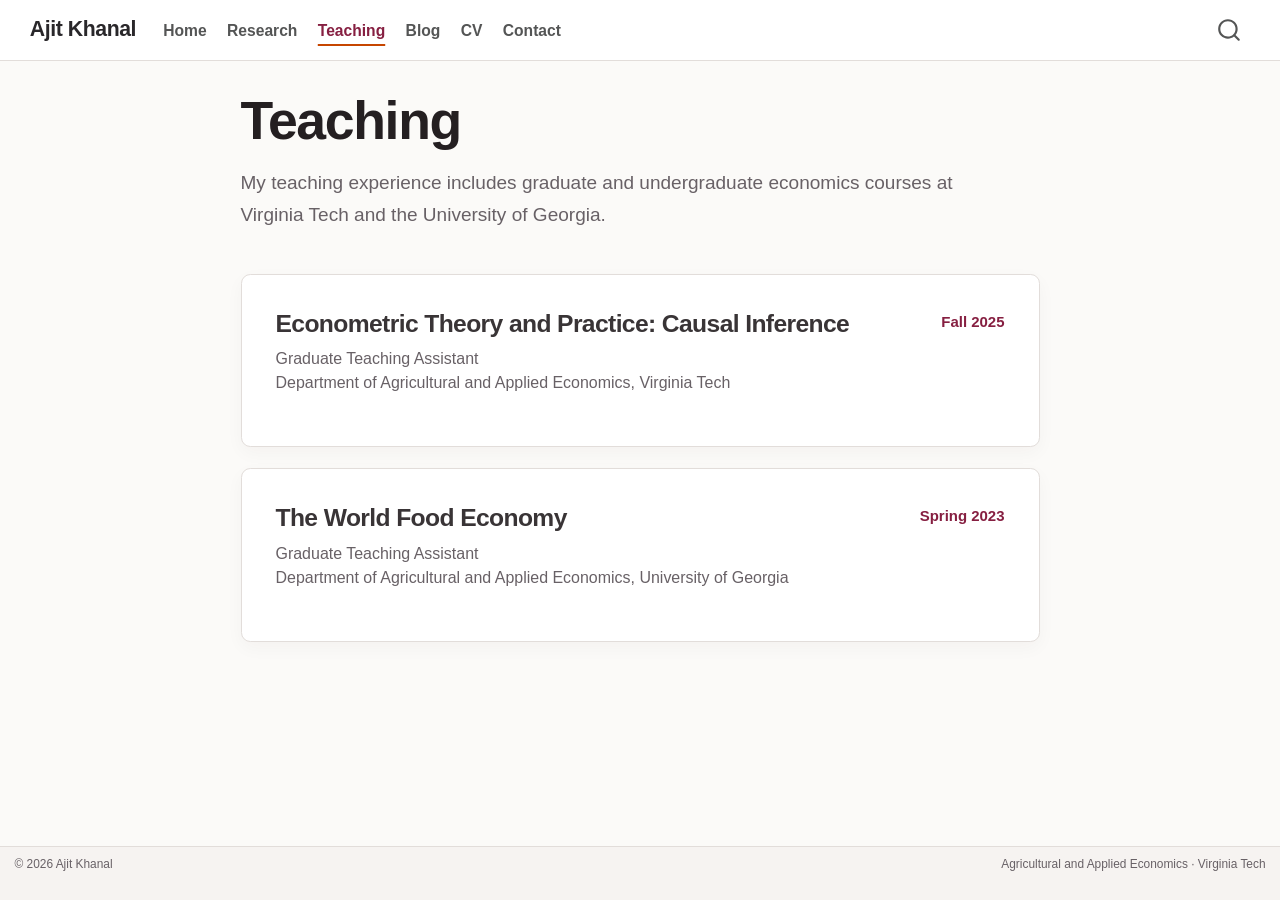
<file: docs/teaching.html>
<!DOCTYPE html>
<html xmlns="http://www.w3.org/1999/xhtml" lang="en" xml:lang="en"><head>

<meta charset="utf-8">
<meta name="generator" content="quarto-1.6.34">

<meta name="viewport" content="width=device-width, initial-scale=1.0, user-scalable=yes">

<meta name="description" content="Teaching experience of Ajit Khanal.">

<title>Teaching – Ajit Khanal</title>
<style>
code{white-space: pre-wrap;}
span.smallcaps{font-variant: small-caps;}
div.columns{display: flex; gap: min(4vw, 1.5em);}
div.column{flex: auto; overflow-x: auto;}
div.hanging-indent{margin-left: 1.5em; text-indent: -1.5em;}
ul.task-list{list-style: none;}
ul.task-list li input[type="checkbox"] {
  width: 0.8em;
  margin: 0 0.8em 0.2em -1em; /* quarto-specific, see https://github.com/quarto-dev/quarto-cli/issues/4556 */ 
  vertical-align: middle;
}
</style>


<script src="site_libs/quarto-nav/quarto-nav.js"></script>
<script src="site_libs/quarto-nav/headroom.min.js"></script>
<script src="site_libs/clipboard/clipboard.min.js"></script>
<script src="site_libs/quarto-search/autocomplete.umd.js"></script>
<script src="site_libs/quarto-search/fuse.min.js"></script>
<script src="site_libs/quarto-search/quarto-search.js"></script>
<meta name="quarto:offset" content="./">
<link href="./favicon.svg" rel="icon" type="image/svg+xml">
<script src="site_libs/quarto-html/quarto.js"></script>
<script src="site_libs/quarto-html/popper.min.js"></script>
<script src="site_libs/quarto-html/tippy.umd.min.js"></script>
<script src="site_libs/quarto-html/anchor.min.js"></script>
<link href="site_libs/quarto-html/tippy.css" rel="stylesheet">
<link href="site_libs/quarto-html/quarto-syntax-highlighting-f23ab18612d661d7bd56dbc0c0fd3817.css" rel="stylesheet" id="quarto-text-highlighting-styles">
<script src="site_libs/bootstrap/bootstrap.min.js"></script>
<link href="site_libs/bootstrap/bootstrap-icons.css" rel="stylesheet">
<link href="site_libs/bootstrap/bootstrap-7672cdeb08f65cea1d6d5f08d2d4f7eb.min.css" rel="stylesheet" append-hash="true" id="quarto-bootstrap" data-mode="light">
<script id="quarto-search-options" type="application/json">{
  "location": "navbar",
  "copy-button": false,
  "collapse-after": 3,
  "panel-placement": "end",
  "type": "overlay",
  "limit": 50,
  "keyboard-shortcut": [
    "f",
    "/",
    "s"
  ],
  "show-item-context": false,
  "language": {
    "search-no-results-text": "No results",
    "search-matching-documents-text": "matching documents",
    "search-copy-link-title": "Copy link to search",
    "search-hide-matches-text": "Hide additional matches",
    "search-more-match-text": "more match in this document",
    "search-more-matches-text": "more matches in this document",
    "search-clear-button-title": "Clear",
    "search-text-placeholder": "",
    "search-detached-cancel-button-title": "Cancel",
    "search-submit-button-title": "Submit",
    "search-label": "Search"
  }
}</script>
<style>html{ scroll-behavior: smooth; }</style>


<meta property="og:title" content="Teaching – Ajit Khanal">
<meta property="og:description" content="Teaching experience of Ajit Khanal.">
<meta property="og:image" content="https://ajitkhanal8.github.io/og.png">
<meta property="og:site_name" content="Ajit Khanal">
<meta property="og:locale" content="en_US">
<meta property="og:image:height" content="630">
<meta property="og:image:width" content="1200">
<meta name="twitter:title" content="Teaching – Ajit Khanal">
<meta name="twitter:description" content="Teaching experience of Ajit Khanal.">
<meta name="twitter:image" content="https://ajitkhanal8.github.io/og.png">
<meta name="twitter:card" content="summary_large_image">
<meta name="twitter:image-height" content="630">
<meta name="twitter:image-width" content="1200">
</head>

<body class="nav-fixed fullcontent">

<div id="quarto-search-results"></div>
  <header id="quarto-header" class="headroom fixed-top">
    <nav class="navbar navbar-expand-lg " data-bs-theme="dark">
      <div class="navbar-container container-fluid">
      <div class="navbar-brand-container mx-auto">
    <a class="navbar-brand" href="./index.html">
    <span class="navbar-title">Ajit Khanal</span>
    </a>
  </div>
            <div id="quarto-search" class="" title="Search"></div>
          <button class="navbar-toggler" type="button" data-bs-toggle="collapse" data-bs-target="#navbarCollapse" aria-controls="navbarCollapse" role="menu" aria-expanded="false" aria-label="Toggle navigation" onclick="if (window.quartoToggleHeadroom) { window.quartoToggleHeadroom(); }">
  <span class="navbar-toggler-icon"></span>
</button>
          <div class="collapse navbar-collapse" id="navbarCollapse">
            <ul class="navbar-nav navbar-nav-scroll me-auto">
  <li class="nav-item">
    <a class="nav-link" href="./index.html"> 
<span class="menu-text">Home</span></a>
  </li>  
  <li class="nav-item">
    <a class="nav-link" href="./research.html"> 
<span class="menu-text">Research</span></a>
  </li>  
  <li class="nav-item">
    <a class="nav-link active" href="./teaching.html" aria-current="page"> 
<span class="menu-text">Teaching</span></a>
  </li>  
  <li class="nav-item">
    <a class="nav-link" href="./blog.html"> 
<span class="menu-text">Blog</span></a>
  </li>  
  <li class="nav-item">
    <a class="nav-link" href="./cv.html"> 
<span class="menu-text">CV</span></a>
  </li>  
  <li class="nav-item">
    <a class="nav-link" href="./contact.html"> 
<span class="menu-text">Contact</span></a>
  </li>  
</ul>
          </div> <!-- /navcollapse -->
            <div class="quarto-navbar-tools">
</div>
      </div> <!-- /container-fluid -->
    </nav>
</header>
<!-- content -->
<div id="quarto-content" class="quarto-container page-columns page-rows-contents page-layout-article page-navbar">
<!-- sidebar -->
<!-- margin-sidebar -->
    
<!-- main -->
<main class="content" id="quarto-document-content"><header id="title-block-header" class="quarto-title-block"><h1 class="title display-7">Teaching</h1></header>

<header id="title-block-header">


</header>


<div class="page-heading">
<p class="page-intro">
My teaching experience includes graduate and undergraduate economics courses at Virginia Tech and the University of Georgia.
</p>
</div>
<div class="content-card teaching-row">
<section id="econometric-theory-and-practice-causal-inference" class="level3">
<h3 class="anchored" data-anchor-id="econometric-theory-and-practice-causal-inference">Econometric Theory and Practice: Causal Inference</h3>
<p class="meta-line">
Graduate Teaching Assistant<br>Department of Agricultural and Applied Economics, Virginia Tech
</p>
</section>
<p><span class="term">Fall 2025</span></p>
</div>
<div class="content-card teaching-row">
<section id="the-world-food-economy" class="level3">
<h3 class="anchored" data-anchor-id="the-world-food-economy">The World Food Economy</h3>
<p class="meta-line">
Graduate Teaching Assistant<br>Department of Agricultural and Applied Economics, University of Georgia
</p>
</section>
<p><span class="term">Spring 2023</span></p>
</div>



</main> <!-- /main -->
<script id="quarto-html-after-body" type="application/javascript">
window.document.addEventListener("DOMContentLoaded", function (event) {
  const toggleBodyColorMode = (bsSheetEl) => {
    const mode = bsSheetEl.getAttribute("data-mode");
    const bodyEl = window.document.querySelector("body");
    if (mode === "dark") {
      bodyEl.classList.add("quarto-dark");
      bodyEl.classList.remove("quarto-light");
    } else {
      bodyEl.classList.add("quarto-light");
      bodyEl.classList.remove("quarto-dark");
    }
  }
  const toggleBodyColorPrimary = () => {
    const bsSheetEl = window.document.querySelector("link#quarto-bootstrap");
    if (bsSheetEl) {
      toggleBodyColorMode(bsSheetEl);
    }
  }
  toggleBodyColorPrimary();  
  const icon = "";
  const anchorJS = new window.AnchorJS();
  anchorJS.options = {
    placement: 'right',
    icon: icon
  };
  anchorJS.add('.anchored');
  const isCodeAnnotation = (el) => {
    for (const clz of el.classList) {
      if (clz.startsWith('code-annotation-')) {                     
        return true;
      }
    }
    return false;
  }
  const onCopySuccess = function(e) {
    // button target
    const button = e.trigger;
    // don't keep focus
    button.blur();
    // flash "checked"
    button.classList.add('code-copy-button-checked');
    var currentTitle = button.getAttribute("title");
    button.setAttribute("title", "Copied!");
    let tooltip;
    if (window.bootstrap) {
      button.setAttribute("data-bs-toggle", "tooltip");
      button.setAttribute("data-bs-placement", "left");
      button.setAttribute("data-bs-title", "Copied!");
      tooltip = new bootstrap.Tooltip(button, 
        { trigger: "manual", 
          customClass: "code-copy-button-tooltip",
          offset: [0, -8]});
      tooltip.show();    
    }
    setTimeout(function() {
      if (tooltip) {
        tooltip.hide();
        button.removeAttribute("data-bs-title");
        button.removeAttribute("data-bs-toggle");
        button.removeAttribute("data-bs-placement");
      }
      button.setAttribute("title", currentTitle);
      button.classList.remove('code-copy-button-checked');
    }, 1000);
    // clear code selection
    e.clearSelection();
  }
  const getTextToCopy = function(trigger) {
      const codeEl = trigger.previousElementSibling.cloneNode(true);
      for (const childEl of codeEl.children) {
        if (isCodeAnnotation(childEl)) {
          childEl.remove();
        }
      }
      return codeEl.innerText;
  }
  const clipboard = new window.ClipboardJS('.code-copy-button:not([data-in-quarto-modal])', {
    text: getTextToCopy
  });
  clipboard.on('success', onCopySuccess);
  if (window.document.getElementById('quarto-embedded-source-code-modal')) {
    const clipboardModal = new window.ClipboardJS('.code-copy-button[data-in-quarto-modal]', {
      text: getTextToCopy,
      container: window.document.getElementById('quarto-embedded-source-code-modal')
    });
    clipboardModal.on('success', onCopySuccess);
  }
    var localhostRegex = new RegExp(/^(?:http|https):\/\/localhost\:?[0-9]*\//);
    var mailtoRegex = new RegExp(/^mailto:/);
      var filterRegex = new RegExp("https:\/\/ajitkhanal8\.github\.io");
    var isInternal = (href) => {
        return filterRegex.test(href) || localhostRegex.test(href) || mailtoRegex.test(href);
    }
    // Inspect non-navigation links and adorn them if external
 	var links = window.document.querySelectorAll('a[href]:not(.nav-link):not(.navbar-brand):not(.toc-action):not(.sidebar-link):not(.sidebar-item-toggle):not(.pagination-link):not(.no-external):not([aria-hidden]):not(.dropdown-item):not(.quarto-navigation-tool):not(.about-link)');
    for (var i=0; i<links.length; i++) {
      const link = links[i];
      if (!isInternal(link.href)) {
        // undo the damage that might have been done by quarto-nav.js in the case of
        // links that we want to consider external
        if (link.dataset.originalHref !== undefined) {
          link.href = link.dataset.originalHref;
        }
          // target, if specified
          link.setAttribute("target", "_blank");
          if (link.getAttribute("rel") === null) {
            link.setAttribute("rel", "noopener");
          }
      }
    }
  function tippyHover(el, contentFn, onTriggerFn, onUntriggerFn) {
    const config = {
      allowHTML: true,
      maxWidth: 500,
      delay: 100,
      arrow: false,
      appendTo: function(el) {
          return el.parentElement;
      },
      interactive: true,
      interactiveBorder: 10,
      theme: 'quarto',
      placement: 'bottom-start',
    };
    if (contentFn) {
      config.content = contentFn;
    }
    if (onTriggerFn) {
      config.onTrigger = onTriggerFn;
    }
    if (onUntriggerFn) {
      config.onUntrigger = onUntriggerFn;
    }
    window.tippy(el, config); 
  }
  const noterefs = window.document.querySelectorAll('a[role="doc-noteref"]');
  for (var i=0; i<noterefs.length; i++) {
    const ref = noterefs[i];
    tippyHover(ref, function() {
      // use id or data attribute instead here
      let href = ref.getAttribute('data-footnote-href') || ref.getAttribute('href');
      try { href = new URL(href).hash; } catch {}
      const id = href.replace(/^#\/?/, "");
      const note = window.document.getElementById(id);
      if (note) {
        return note.innerHTML;
      } else {
        return "";
      }
    });
  }
  const xrefs = window.document.querySelectorAll('a.quarto-xref');
  const processXRef = (id, note) => {
    // Strip column container classes
    const stripColumnClz = (el) => {
      el.classList.remove("page-full", "page-columns");
      if (el.children) {
        for (const child of el.children) {
          stripColumnClz(child);
        }
      }
    }
    stripColumnClz(note)
    if (id === null || id.startsWith('sec-')) {
      // Special case sections, only their first couple elements
      const container = document.createElement("div");
      if (note.children && note.children.length > 2) {
        container.appendChild(note.children[0].cloneNode(true));
        for (let i = 1; i < note.children.length; i++) {
          const child = note.children[i];
          if (child.tagName === "P" && child.innerText === "") {
            continue;
          } else {
            container.appendChild(child.cloneNode(true));
            break;
          }
        }
        if (window.Quarto?.typesetMath) {
          window.Quarto.typesetMath(container);
        }
        return container.innerHTML
      } else {
        if (window.Quarto?.typesetMath) {
          window.Quarto.typesetMath(note);
        }
        return note.innerHTML;
      }
    } else {
      // Remove any anchor links if they are present
      const anchorLink = note.querySelector('a.anchorjs-link');
      if (anchorLink) {
        anchorLink.remove();
      }
      if (window.Quarto?.typesetMath) {
        window.Quarto.typesetMath(note);
      }
      if (note.classList.contains("callout")) {
        return note.outerHTML;
      } else {
        return note.innerHTML;
      }
    }
  }
  for (var i=0; i<xrefs.length; i++) {
    const xref = xrefs[i];
    tippyHover(xref, undefined, function(instance) {
      instance.disable();
      let url = xref.getAttribute('href');
      let hash = undefined; 
      if (url.startsWith('#')) {
        hash = url;
      } else {
        try { hash = new URL(url).hash; } catch {}
      }
      if (hash) {
        const id = hash.replace(/^#\/?/, "");
        const note = window.document.getElementById(id);
        if (note !== null) {
          try {
            const html = processXRef(id, note.cloneNode(true));
            instance.setContent(html);
          } finally {
            instance.enable();
            instance.show();
          }
        } else {
          // See if we can fetch this
          fetch(url.split('#')[0])
          .then(res => res.text())
          .then(html => {
            const parser = new DOMParser();
            const htmlDoc = parser.parseFromString(html, "text/html");
            const note = htmlDoc.getElementById(id);
            if (note !== null) {
              const html = processXRef(id, note);
              instance.setContent(html);
            } 
          }).finally(() => {
            instance.enable();
            instance.show();
          });
        }
      } else {
        // See if we can fetch a full url (with no hash to target)
        // This is a special case and we should probably do some content thinning / targeting
        fetch(url)
        .then(res => res.text())
        .then(html => {
          const parser = new DOMParser();
          const htmlDoc = parser.parseFromString(html, "text/html");
          const note = htmlDoc.querySelector('main.content');
          if (note !== null) {
            // This should only happen for chapter cross references
            // (since there is no id in the URL)
            // remove the first header
            if (note.children.length > 0 && note.children[0].tagName === "HEADER") {
              note.children[0].remove();
            }
            const html = processXRef(null, note);
            instance.setContent(html);
          } 
        }).finally(() => {
          instance.enable();
          instance.show();
        });
      }
    }, function(instance) {
    });
  }
      let selectedAnnoteEl;
      const selectorForAnnotation = ( cell, annotation) => {
        let cellAttr = 'data-code-cell="' + cell + '"';
        let lineAttr = 'data-code-annotation="' +  annotation + '"';
        const selector = 'span[' + cellAttr + '][' + lineAttr + ']';
        return selector;
      }
      const selectCodeLines = (annoteEl) => {
        const doc = window.document;
        const targetCell = annoteEl.getAttribute("data-target-cell");
        const targetAnnotation = annoteEl.getAttribute("data-target-annotation");
        const annoteSpan = window.document.querySelector(selectorForAnnotation(targetCell, targetAnnotation));
        const lines = annoteSpan.getAttribute("data-code-lines").split(",");
        const lineIds = lines.map((line) => {
          return targetCell + "-" + line;
        })
        let top = null;
        let height = null;
        let parent = null;
        if (lineIds.length > 0) {
            //compute the position of the single el (top and bottom and make a div)
            const el = window.document.getElementById(lineIds[0]);
            top = el.offsetTop;
            height = el.offsetHeight;
            parent = el.parentElement.parentElement;
          if (lineIds.length > 1) {
            const lastEl = window.document.getElementById(lineIds[lineIds.length - 1]);
            const bottom = lastEl.offsetTop + lastEl.offsetHeight;
            height = bottom - top;
          }
          if (top !== null && height !== null && parent !== null) {
            // cook up a div (if necessary) and position it 
            let div = window.document.getElementById("code-annotation-line-highlight");
            if (div === null) {
              div = window.document.createElement("div");
              div.setAttribute("id", "code-annotation-line-highlight");
              div.style.position = 'absolute';
              parent.appendChild(div);
            }
            div.style.top = top - 2 + "px";
            div.style.height = height + 4 + "px";
            div.style.left = 0;
            let gutterDiv = window.document.getElementById("code-annotation-line-highlight-gutter");
            if (gutterDiv === null) {
              gutterDiv = window.document.createElement("div");
              gutterDiv.setAttribute("id", "code-annotation-line-highlight-gutter");
              gutterDiv.style.position = 'absolute';
              const codeCell = window.document.getElementById(targetCell);
              const gutter = codeCell.querySelector('.code-annotation-gutter');
              gutter.appendChild(gutterDiv);
            }
            gutterDiv.style.top = top - 2 + "px";
            gutterDiv.style.height = height + 4 + "px";
          }
          selectedAnnoteEl = annoteEl;
        }
      };
      const unselectCodeLines = () => {
        const elementsIds = ["code-annotation-line-highlight", "code-annotation-line-highlight-gutter"];
        elementsIds.forEach((elId) => {
          const div = window.document.getElementById(elId);
          if (div) {
            div.remove();
          }
        });
        selectedAnnoteEl = undefined;
      };
        // Handle positioning of the toggle
    window.addEventListener(
      "resize",
      throttle(() => {
        elRect = undefined;
        if (selectedAnnoteEl) {
          selectCodeLines(selectedAnnoteEl);
        }
      }, 10)
    );
    function throttle(fn, ms) {
    let throttle = false;
    let timer;
      return (...args) => {
        if(!throttle) { // first call gets through
            fn.apply(this, args);
            throttle = true;
        } else { // all the others get throttled
            if(timer) clearTimeout(timer); // cancel #2
            timer = setTimeout(() => {
              fn.apply(this, args);
              timer = throttle = false;
            }, ms);
        }
      };
    }
      // Attach click handler to the DT
      const annoteDls = window.document.querySelectorAll('dt[data-target-cell]');
      for (const annoteDlNode of annoteDls) {
        annoteDlNode.addEventListener('click', (event) => {
          const clickedEl = event.target;
          if (clickedEl !== selectedAnnoteEl) {
            unselectCodeLines();
            const activeEl = window.document.querySelector('dt[data-target-cell].code-annotation-active');
            if (activeEl) {
              activeEl.classList.remove('code-annotation-active');
            }
            selectCodeLines(clickedEl);
            clickedEl.classList.add('code-annotation-active');
          } else {
            // Unselect the line
            unselectCodeLines();
            clickedEl.classList.remove('code-annotation-active');
          }
        });
      }
  const findCites = (el) => {
    const parentEl = el.parentElement;
    if (parentEl) {
      const cites = parentEl.dataset.cites;
      if (cites) {
        return {
          el,
          cites: cites.split(' ')
        };
      } else {
        return findCites(el.parentElement)
      }
    } else {
      return undefined;
    }
  };
  var bibliorefs = window.document.querySelectorAll('a[role="doc-biblioref"]');
  for (var i=0; i<bibliorefs.length; i++) {
    const ref = bibliorefs[i];
    const citeInfo = findCites(ref);
    if (citeInfo) {
      tippyHover(citeInfo.el, function() {
        var popup = window.document.createElement('div');
        citeInfo.cites.forEach(function(cite) {
          var citeDiv = window.document.createElement('div');
          citeDiv.classList.add('hanging-indent');
          citeDiv.classList.add('csl-entry');
          var biblioDiv = window.document.getElementById('ref-' + cite);
          if (biblioDiv) {
            citeDiv.innerHTML = biblioDiv.innerHTML;
          }
          popup.appendChild(citeDiv);
        });
        return popup.innerHTML;
      });
    }
  }
});
</script>
</div> <!-- /content -->
<footer class="footer">
  <div class="nav-footer">
    <div class="nav-footer-left">
<p>© 2026 Ajit Khanal</p>
</div>   
    <div class="nav-footer-center">
      &nbsp;
    </div>
    <div class="nav-footer-right">
<p>Agricultural and Applied Economics · Virginia Tech</p>
</div>
  </div>
</footer>




<script src="site_libs/quarto-html/zenscroll-min.js"></script>
</body></html>
</file>
<file: docs/site_libs/quarto-html/tippy.css>
.tippy-box[data-animation=fade][data-state=hidden]{opacity:0}[data-tippy-root]{max-width:calc(100vw - 10px)}.tippy-box{position:relative;background-color:#333;color:#fff;border-radius:4px;font-size:14px;line-height:1.4;white-space:normal;outline:0;transition-property:transform,visibility,opacity}.tippy-box[data-placement^=top]>.tippy-arrow{bottom:0}.tippy-box[data-placement^=top]>.tippy-arrow:before{bottom:-7px;left:0;border-width:8px 8px 0;border-top-color:initial;transform-origin:center top}.tippy-box[data-placement^=bottom]>.tippy-arrow{top:0}.tippy-box[data-placement^=bottom]>.tippy-arrow:before{top:-7px;left:0;border-width:0 8px 8px;border-bottom-color:initial;transform-origin:center bottom}.tippy-box[data-placement^=left]>.tippy-arrow{right:0}.tippy-box[data-placement^=left]>.tippy-arrow:before{border-width:8px 0 8px 8px;border-left-color:initial;right:-7px;transform-origin:center left}.tippy-box[data-placement^=right]>.tippy-arrow{left:0}.tippy-box[data-placement^=right]>.tippy-arrow:before{left:-7px;border-width:8px 8px 8px 0;border-right-color:initial;transform-origin:center right}.tippy-box[data-inertia][data-state=visible]{transition-timing-function:cubic-bezier(.54,1.5,.38,1.11)}.tippy-arrow{width:16px;height:16px;color:#333}.tippy-arrow:before{content:"";position:absolute;border-color:transparent;border-style:solid}.tippy-content{position:relative;padding:5px 9px;z-index:1}
</file>
<file: docs/site_libs/quarto-html/quarto-syntax-highlighting-f23ab18612d661d7bd56dbc0c0fd3817.css>
/* quarto syntax highlight colors */
:root {
  --quarto-hl-ot-color: #003B4F;
  --quarto-hl-at-color: #657422;
  --quarto-hl-ss-color: #20794D;
  --quarto-hl-an-color: #5E5E5E;
  --quarto-hl-fu-color: #4758AB;
  --quarto-hl-st-color: #20794D;
  --quarto-hl-cf-color: #003B4F;
  --quarto-hl-op-color: #5E5E5E;
  --quarto-hl-er-color: #AD0000;
  --quarto-hl-bn-color: #AD0000;
  --quarto-hl-al-color: #AD0000;
  --quarto-hl-va-color: #111111;
  --quarto-hl-bu-color: inherit;
  --quarto-hl-ex-color: inherit;
  --quarto-hl-pp-color: #AD0000;
  --quarto-hl-in-color: #5E5E5E;
  --quarto-hl-vs-color: #20794D;
  --quarto-hl-wa-color: #5E5E5E;
  --quarto-hl-do-color: #5E5E5E;
  --quarto-hl-im-color: #00769E;
  --quarto-hl-ch-color: #20794D;
  --quarto-hl-dt-color: #AD0000;
  --quarto-hl-fl-color: #AD0000;
  --quarto-hl-co-color: #5E5E5E;
  --quarto-hl-cv-color: #5E5E5E;
  --quarto-hl-cn-color: #8f5902;
  --quarto-hl-sc-color: #5E5E5E;
  --quarto-hl-dv-color: #AD0000;
  --quarto-hl-kw-color: #003B4F;
}

/* other quarto variables */
:root {
  --quarto-font-monospace: SFMono-Regular, Menlo, Monaco, Consolas, "Liberation Mono", "Courier New", monospace;
}

pre > code.sourceCode > span {
  color: #003B4F;
}

code span {
  color: #003B4F;
}

code.sourceCode > span {
  color: #003B4F;
}

div.sourceCode,
div.sourceCode pre.sourceCode {
  color: #003B4F;
}

code span.ot {
  color: #003B4F;
  font-style: inherit;
}

code span.at {
  color: #657422;
  font-style: inherit;
}

code span.ss {
  color: #20794D;
  font-style: inherit;
}

code span.an {
  color: #5E5E5E;
  font-style: inherit;
}

code span.fu {
  color: #4758AB;
  font-style: inherit;
}

code span.st {
  color: #20794D;
  font-style: inherit;
}

code span.cf {
  color: #003B4F;
  font-weight: bold;
  font-style: inherit;
}

code span.op {
  color: #5E5E5E;
  font-style: inherit;
}

code span.er {
  color: #AD0000;
  font-style: inherit;
}

code span.bn {
  color: #AD0000;
  font-style: inherit;
}

code span.al {
  color: #AD0000;
  font-style: inherit;
}

code span.va {
  color: #111111;
  font-style: inherit;
}

code span.bu {
  font-style: inherit;
}

code span.ex {
  font-style: inherit;
}

code span.pp {
  color: #AD0000;
  font-style: inherit;
}

code span.in {
  color: #5E5E5E;
  font-style: inherit;
}

code span.vs {
  color: #20794D;
  font-style: inherit;
}

code span.wa {
  color: #5E5E5E;
  font-style: italic;
}

code span.do {
  color: #5E5E5E;
  font-style: italic;
}

code span.im {
  color: #00769E;
  font-style: inherit;
}

code span.ch {
  color: #20794D;
  font-style: inherit;
}

code span.dt {
  color: #AD0000;
  font-style: inherit;
}

code span.fl {
  color: #AD0000;
  font-style: inherit;
}

code span.co {
  color: #5E5E5E;
  font-style: inherit;
}

code span.cv {
  color: #5E5E5E;
  font-style: italic;
}

code span.cn {
  color: #8f5902;
  font-style: inherit;
}

code span.sc {
  color: #5E5E5E;
  font-style: inherit;
}

code span.dv {
  color: #AD0000;
  font-style: inherit;
}

code span.kw {
  color: #003B4F;
  font-weight: bold;
  font-style: inherit;
}

.prevent-inlining {
  content: "</";
}

/*# sourceMappingURL=648ffb2b9b88b090395ca30d81296452.css.map */
</file>
